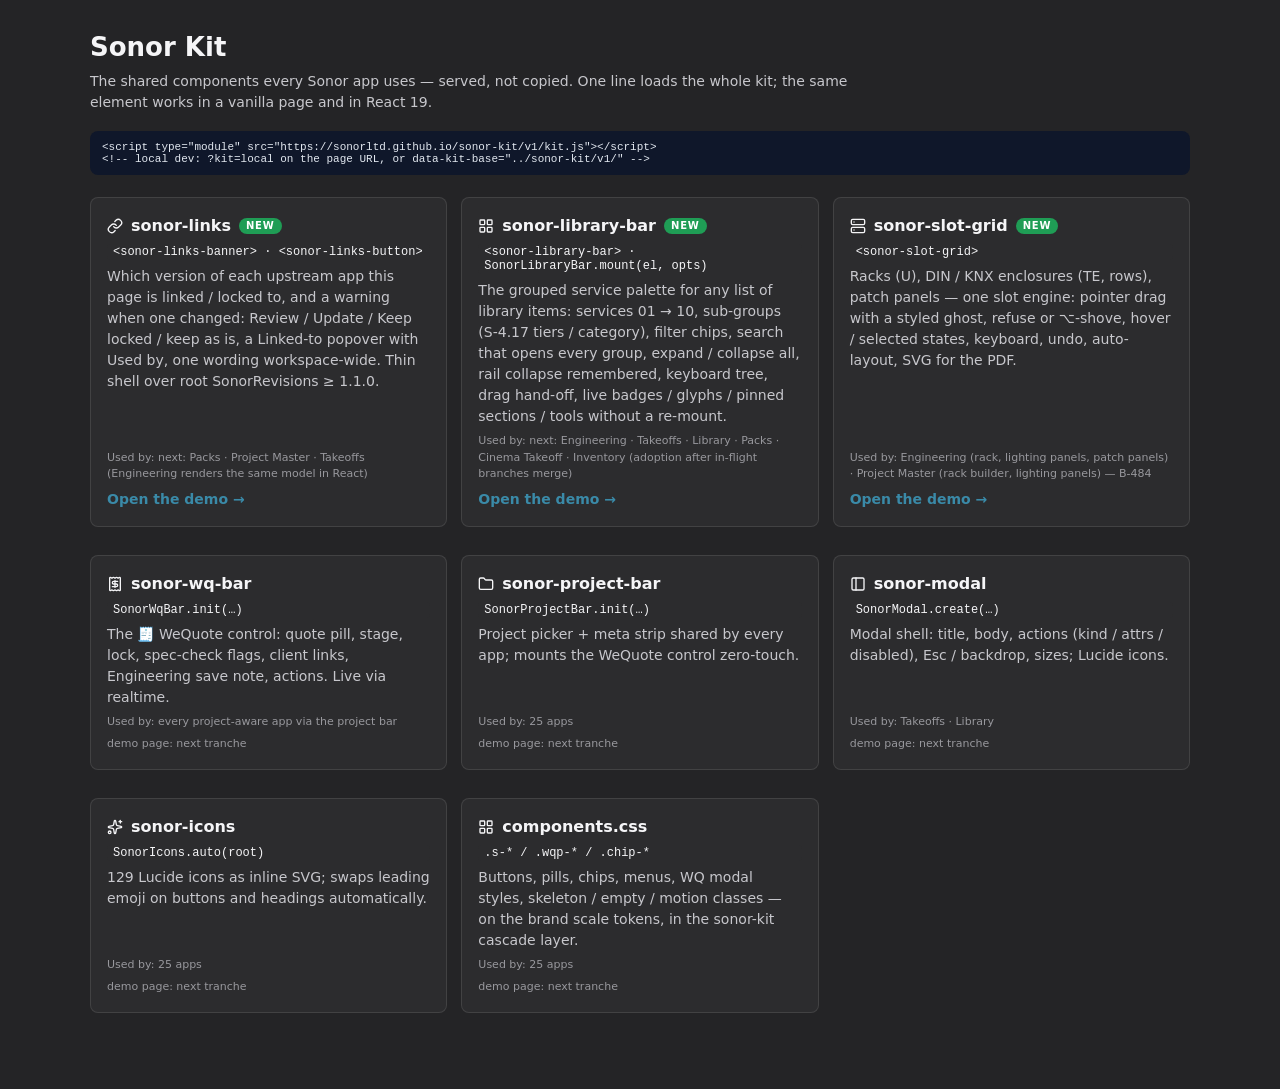
<file: catalogue/index.html>
<!doctype html>
<html lang="en" data-theme="graphite">
<head>
<meta charset="utf-8"><meta name="viewport" content="width=device-width,initial-scale=1">
<title>Sonor Kit — catalogue</title>
<!-- The living catalogue (B-485 §4): every shared component with a live demo, its usage line and which apps use it.
     Served from the sonor-kit repo (GitHub Pages). Pages under catalogue/ load the masters from ../src. -->
<script src="../src/sonor-theme.js"></script>
<link rel="stylesheet" href="../src/brand.css"><link rel="stylesheet" href="../src/sonor-components.css">
<script src="../src/sonor-icons.js"></script>
<style>
  body{margin:0;background:var(--bg-1,#DDE1E7);color:var(--text-primary,#1A1F28);font:14px/1.5 var(--font-ui,'DM Sans',system-ui,sans-serif)}
  .page{max-width:1100px;margin:0 auto;padding:28px 20px 60px}
  h1{font-size:var(--fs-2xl,26px);margin:0 0 4px}.lede{color:var(--text-secondary,#475161);max-width:760px}
  .grid{display:grid;grid-template-columns:repeat(auto-fill,minmax(300px,1fr));gap:14px;margin-top:22px}
  .card{background:var(--card,#fff);border:1px solid var(--border,#CBD5E1);border-radius:var(--r-lg,8px);padding:16px;display:flex;flex-direction:column;gap:6px;transition:transform var(--dur-fast,120ms) var(--ease,ease),box-shadow var(--dur-fast,120ms) var(--ease,ease)}
  .card:hover{transform:translateY(-2px);box-shadow:var(--shadow-md)}
  .card h2{margin:0;font-size:var(--fs-lg,16px);display:flex;align-items:center;gap:8px}.card code{font:12px var(--font-mono,monospace);background:var(--surface,#F1F5F9);padding:1px 6px;border-radius:4px}
  .card p{margin:0;color:var(--text-secondary)}.card .apps{font-size:var(--fs-xs,11px);color:var(--text-muted);margin-top:auto}
  .card a{color:var(--accent,#2d718b);font-weight:700;text-decoration:none}
  .new{font-size:10px;letter-spacing:.08em;text-transform:uppercase;background:#1F9D55;color:#fff;border-radius:8px;padding:0 7px;line-height:16px}
  .use{font:11px var(--font-mono,monospace);background:#0F172A;color:#E2E8F0;padding:10px 12px;border-radius:8px;margin-top:18px;white-space:pre-wrap}
</style>
</head>
<body><div class="page">
<h1>Sonor Kit</h1>
<div class="lede">The shared components every Sonor app uses — served, not copied. One line loads the whole kit; the same element works in a vanilla page and in React 19.</div>
<div class="use">&lt;script type="module" src="https://sonorltd.github.io/sonor-kit/v1/kit.js"&gt;&lt;/script&gt;
&lt;!-- local dev: ?kit=local on the page URL, or data-kit-base="../sonor-kit/v1/" --&gt;</div>
<div class="grid" id="cards"></div>
<script>
const CARDS = [
  { name: 'sonor-links', tag: '<sonor-links-banner> · <sonor-links-button>', icon: 'link', isNew: true, demo: 'links.html', blurb: 'Which version of each upstream app this page is linked / locked to, and a warning when one changed: Review / Update / Keep locked / keep as is, a Linked-to popover with Used by, one wording workspace-wide. Thin shell over root SonorRevisions ≥ 1.1.0.', apps: 'next: Packs · Project Master · Takeoffs (Engineering renders the same model in React)' },
  { name: 'sonor-library-bar', tag: '<sonor-library-bar> · SonorLibraryBar.mount(el, opts)', icon: 'layout-grid', isNew: true, demo: 'library-bar.html', blurb: 'The grouped service palette for any list of library items: services 01 → 10, sub-groups (S-4.17 tiers / category), filter chips, search that opens every group, expand / collapse all, rail collapse remembered, keyboard tree, drag hand-off, live badges / glyphs / pinned sections / tools without a re-mount.', apps: 'next: Engineering · Takeoffs · Library · Packs · Cinema Takeoff · Inventory (adoption after in-flight branches merge)' },
  { name: 'sonor-slot-grid', tag: '<sonor-slot-grid>', icon: 'server', isNew: true, demo: 'slot-grid.html', blurb: 'Racks (U), DIN / KNX enclosures (TE, rows), patch panels — one slot engine: pointer drag with a styled ghost, refuse or ⌥-shove, hover / selected states, keyboard, undo, auto-layout, SVG for the PDF.', apps: 'Engineering (rack, lighting panels, patch panels) · Project Master (rack builder, lighting panels) — B-484' },
  { name: 'sonor-wq-bar', tag: 'SonorWqBar.init(…)', icon: 'receipt', demo: null, blurb: 'The 🧾 WeQuote control: quote pill, stage, lock, spec-check flags, client links, Engineering save note, actions. Live via realtime.', apps: 'every project-aware app via the project bar' },
  { name: 'sonor-project-bar', tag: 'SonorProjectBar.init(…)', icon: 'folder', demo: null, blurb: 'Project picker + meta strip shared by every app; mounts the WeQuote control zero-touch.', apps: '25 apps' },
  { name: 'sonor-modal', tag: 'SonorModal.create(…)', icon: 'panel-left', demo: null, blurb: 'Modal shell: title, body, actions (kind / attrs / disabled), Esc / backdrop, sizes; Lucide icons.', apps: 'Takeoffs · Library' },
  { name: 'sonor-icons', tag: 'SonorIcons.auto(root)', icon: 'sparkles', demo: null, blurb: '129 Lucide icons as inline SVG; swaps leading emoji on buttons and headings automatically.', apps: '25 apps' },
  { name: 'components.css', tag: '.s-* / .wqp-* / .chip-*', icon: 'layout-grid', demo: null, blurb: 'Buttons, pills, chips, menus, WQ modal styles, skeleton / empty / motion classes — on the brand scale tokens, in the sonor-kit cascade layer.', apps: '25 apps' }
];
document.getElementById('cards').innerHTML = CARDS.map((c) => `<div class="card"><h2>${SonorIcons.has(c.icon) ? SonorIcons.svg(c.icon, { size: 18 }) : ''} ${c.name}${c.isNew ? ' <span class="new">new</span>' : ''}</h2><code>${c.tag.replace(/</g, '&lt;')}</code><p>${c.blurb}</p><div class="apps">Used by: ${c.apps}</div>${c.demo ? `<a href="${c.demo}">Open the demo →</a>` : '<span style="font-size:11px;color:var(--text-muted)">demo page: next tranche</span>'}</div>`).join('');
</script>
</div></body></html>
</file>
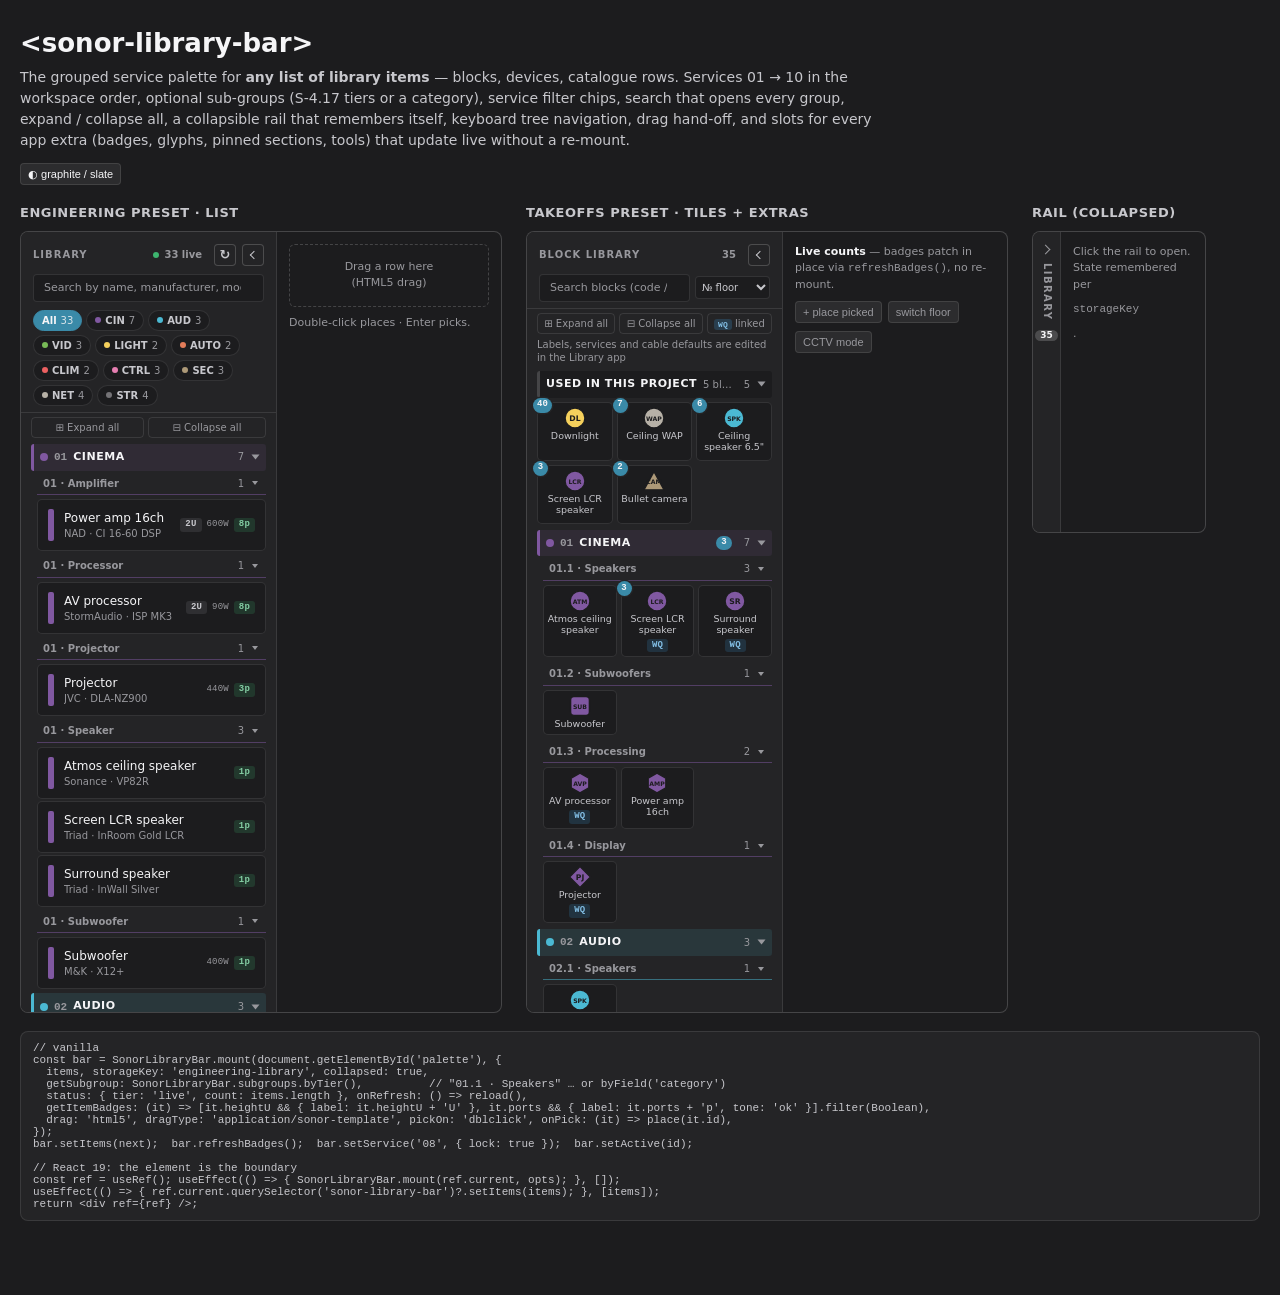
<file: catalogue/library-bar.html>
<!doctype html>
<html lang="en" data-theme="graphite">
<head>
<meta charset="utf-8"><meta name="viewport" content="width=device-width,initial-scale=1">
<title>sonor-library-bar — Sonor Kit catalogue</title>
<!-- Catalogue page for <sonor-library-bar> (kit v0.8.0): the grouped service palette. Left = the Engineering preset (list
     rows, spec badges, live status + reload, collapsed-to-rail by default in the app). Right = the Takeoffs preset (3-up
     tiles with shape glyphs, S-4.17 NN.sub tiers, floor/project usage-count badges patched live, Recent, Used in this
     project, WeQuote-linked filter, mode lock). Masters load from ../src; ?theme=slate shows the light fallback. -->
<script src="../src/sonor-theme.js"></script>
<link rel="stylesheet" href="../src/brand.css">
<link rel="stylesheet" href="../src/sonor-components.css">
<link rel="stylesheet" href="../src/sonor-library-bar.css">
<script src="../src/sonor-library-bar.js"></script>
<script src="library-bar-sample.js"></script>
<style>
  body{margin:0;background:var(--bg-0);color:var(--text-primary);font:14px/1.5 var(--font-ui,'DM Sans',system-ui,sans-serif)}
  .page{max-width:1240px;margin:0 auto;padding:24px 16px 60px}
  h1{font-size:var(--fs-2xl,26px);margin:0 0 4px}h2{font-size:var(--fs-md,13px);margin:0 0 8px;color:var(--text-secondary);font-weight:700;letter-spacing:.04em;text-transform:uppercase}
  .lede{color:var(--text-secondary);max-width:860px}
  .demos{display:flex;gap:24px;flex-wrap:wrap;margin-top:18px;align-items:flex-start}
  .demo{display:flex;flex-direction:column}
  .frame{display:flex;height:780px;border:1px solid var(--border-strong);border-radius:var(--r-lg,8px);overflow:hidden;background:var(--bg-0)}
  .stage{width:200px;padding:12px;font-size:var(--fs-xs,11px);color:var(--text-muted);display:flex;flex-direction:column;gap:8px}
  .stage b{color:var(--text-primary)}
  .log{font:11px/1.45 var(--font-mono,monospace);white-space:pre-wrap;overflow:auto;flex:1;color:var(--text-secondary)}
  .drop{border:1px dashed var(--border-strong);border-radius:var(--r-md,6px);padding:14px 8px;text-align:center}
  .drop.over{border-color:var(--accent);color:var(--text-primary)}
  .row{display:flex;gap:6px;flex-wrap:wrap}
  .use{font:11px var(--font-mono,monospace);background:var(--bg-1);color:var(--text-secondary);border:1px solid var(--border);padding:10px 12px;border-radius:8px;margin-top:18px;white-space:pre-wrap}
  .wq{display:inline-block;padding:0 4px;border-radius:3px;font:700 8px/1.4 var(--font-mono,monospace);background:color-mix(in srgb,var(--status-info) 22%,transparent);color:color-mix(in srgb,var(--status-info) 62%,var(--text-primary))}
</style>
</head>
<body><div class="page">
<h1>&lt;sonor-library-bar&gt;</h1>
<div class="lede">The grouped service palette for <b>any list of library items</b> — blocks, devices, catalogue rows. Services 01 → 10 in the workspace order, optional sub-groups (S-4.17 tiers or a category), service filter chips, search that opens every group, expand / collapse all, a collapsible rail that remembers itself, keyboard tree navigation, drag hand-off, and slots for every app extra (badges, glyphs, pinned sections, tools) that update live without a re-mount.</div>
<div class="row" style="margin-top:12px"><button type="button" class="s-btn-mini" id="themeBtn">◐ graphite / slate</button></div>

<div class="demos">
  <div class="demo"><h2>Engineering preset · list</h2>
    <div class="frame"><sonor-library-bar id="eng"></sonor-library-bar>
      <div class="stage"><div class="drop" id="drop">Drag a row here<br>(HTML5 drag)</div><div>Double-click places · Enter picks.</div><div class="log" id="engLog"></div></div></div>
  </div>
  <div class="demo"><h2>Takeoffs preset · tiles + extras</h2>
    <div class="frame"><sonor-library-bar id="tko"></sonor-library-bar>
      <div class="stage">
        <div><b>Live counts</b> — badges patch in place via <code>refreshBadges()</code>, no re-mount.</div>
        <div class="row"><button type="button" class="s-btn-mini" id="place">+ place picked</button><button type="button" class="s-btn-mini" id="floor">switch floor</button></div>
        <div class="row"><button type="button" class="s-btn-mini" id="mode">CCTV mode</button></div>
        <div class="log" id="tkoLog"></div></div></div>
  </div>
  <div class="demo"><h2>Rail (collapsed)</h2>
    <div class="frame" style="height:300px"><sonor-library-bar id="rail"></sonor-library-bar><div class="stage" style="width:120px">Click the rail to open. State remembered per <code>storageKey</code>.</div></div>
  </div>
</div>

<div class="use">// vanilla
const bar = SonorLibraryBar.mount(document.getElementById('palette'), {
  items, storageKey: 'engineering-library', collapsed: true,
  getSubgroup: SonorLibraryBar.subgroups.byTier(),          // "01.1 · Speakers" … or byField('category')
  status: { tier: 'live', count: items.length }, onRefresh: () => reload(),
  getItemBadges: (it) => [it.heightU &amp;&amp; { label: it.heightU + 'U' }, it.ports &amp;&amp; { label: it.ports + 'p', tone: 'ok' }].filter(Boolean),
  drag: 'html5', dragType: 'application/sonor-template', pickOn: 'dblclick', onPick: (it) => place(it.id),
});
bar.setItems(next);  bar.refreshBadges();  bar.setService('08', { lock: true });  bar.setActive(id);

// React 19: the element is the boundary
const ref = useRef(); useEffect(() => { SonorLibraryBar.mount(ref.current, opts); }, []);
useEffect(() => { ref.current.querySelector('sonor-library-bar')?.setItems(items); }, [items]);
return &lt;div ref={ref} /&gt;;</div>
</div>

<script>
(function () {
  const S = window.LIBBAR_SAMPLE;
  const qs = new URLSearchParams(location.search);
  if (qs.get('theme') && window.SonorTheme) SonorTheme.set(qs.get('theme'));
  document.getElementById('themeBtn').onclick = () => window.SonorTheme && SonorTheme.toggle();
  if (qs.get('fresh')) { try { Object.keys(localStorage).filter(k => k.startsWith('demo-')).forEach(k => localStorage.removeItem(k)); } catch (_) {} }

  // ── Engineering preset ──
  const engLog = document.getElementById('engLog'); const log = (el, s) => { el.textContent = s + '\n' + el.textContent; };
  const eng = SonorLibraryBar.mount(document.getElementById('eng'), {
    items: S.filter(i => i.category !== 'luminaire' && i.category !== 'led'),     // Engineering: no light fittings
    storageKey: 'demo-eng', collapsed: false,
    getSubgroup: SonorLibraryBar.subgroups.byField('category', { prefix: true }),
    status: { tier: 'live', count: S.length - 2, title: 'Live from device_catalogue + misc_catalogue.' },
    onRefresh: () => new Promise(r => setTimeout(r, 600)),
    getItemBadges: (it) => [it.heightU && { label: it.heightU + 'U' }, it.powerW && { label: it.powerW + 'W', tone: 'faint' }, it.ports && { label: it.ports + 'p', tone: 'ok' }].filter(Boolean),
    drag: 'html5', dragType: 'application/sonor-template', pickOn: 'dblclick',
    onPick: (it, ev, via) => log(engLog, 'place ' + it.label + ' (' + via + ')'),
  });
  const drop = document.getElementById('drop');
  drop.addEventListener('dragover', (e) => { e.preventDefault(); drop.classList.add('over'); });
  drop.addEventListener('dragleave', () => drop.classList.remove('over'));
  drop.addEventListener('drop', (e) => { e.preventDefault(); drop.classList.remove('over'); log(engLog, 'drop ' + e.dataTransfer.getData('application/sonor-template')); });

  // ── Takeoffs preset ──
  const tkoLog = document.getElementById('tkoLog');
  const floors = { GF: { 'cin-spk-lcr': 3, 'net-wap': 4, 'lit-dl': 18, 'sec-cam': 2 }, '1F': { 'net-wap': 3, 'lit-dl': 22, 'aud-ceil': 6 } };
  let floor = 'GF', scope = 'floor', wqOnly = false, picked = null;
  const countsFor = (sc) => { const m = {}; Object.entries(floors).forEach(([f, map]) => { if (sc === 'floor' && f !== floor) return; Object.entries(map).forEach(([k, n]) => { m[k] = (m[k] || 0) + n; }); }); return m; };
  const glyph = (it, ctx) => {
    const c = ctx.colour, g = (it.short_code || '●').slice(0, 3), sh = it.shape || 'circle';
    const shape = sh === 'square' ? '<rect x="1.5" y="1.5" width="17" height="17" rx="3"/>' : sh === 'hex' ? '<polygon points="10,1 18,5.5 18,14.5 10,19 2,14.5 2,5.5"/>' : sh === 'diamond' ? '<polygon points="10,0.5 19.5,10 10,19.5 0.5,10"/>' : sh === 'triangle' ? '<polygon points="10,1.5 19,18 1,18"/>' : sh === 'pill' ? '<rect x="0.5" y="4.5" width="19" height="11" rx="5.5"/>' : '<circle cx="10" cy="10" r="9"/>';
    return `<svg viewBox="0 0 20 20" width="22" height="22"><g style="fill:${c};stroke:var(--bg-0);stroke-width:1.2">${shape}</g><text x="10" y="10.6" text-anchor="middle" dominant-baseline="central" font-size="${g.length > 2 ? 5.6 : 7}" font-weight="700" style="fill:var(--bg-0)">${ctx.esc(g)}</text></svg>`;
  };
  const scopeSel = document.createElement('select'); scopeSel.title = 'Usage badges — this floor or the whole project';
  scopeSel.innerHTML = '<option value="floor">№ floor</option><option value="project">№ project</option>';
  scopeSel.onchange = () => { scope = scopeSel.value; tko.refreshBadges(); };
  const tko = SonorLibraryBar.mount(document.getElementById('tko'), {
    items: S, storageKey: 'demo-tko', layout: 'grid', gridColumns: 3, title: 'Block library', chips: false,
    placeholder: 'Search blocks (code / label / service)', persistSearch: true, showEmptyServices: true, emptyGroupText: 'No blocks',
    getSubgroup: SonorLibraryBar.subgroups.byTier(),
    getSearchText: (it) => [it.label, it.short_code, it.id, it.manufacturer, it.model, it.sub_name].join(' '),
    filter: (it) => !wqOnly || it.wq_linked,
    renderIcon: glyph,
    getItemAttrs: (it) => it.category === 'led' ? { 'data-sizeable': 'true', title: it.label + ' — resizable on canvas' } : null,
    getItemBadges: (it) => { const n = countsFor(scope)[it.id] || 0; return [n && { count: n, tone: 'accent', corner: true, title: n + ' placed ' + (scope === 'project' ? 'across the project' : 'on this floor') }, it.wq_linked && { label: 'WQ', tone: 'info', title: 'Linked to a WeQuote product' }].filter(Boolean); },
    getGroupBadges: (g) => { const m = countsFor('floor'); const n = g.items.reduce((a, it) => a + (m[it.id] || 0), 0); return n ? [{ count: n, tone: 'accent', title: n + ' placed on this floor' }] : []; },
    headerExtra: scopeSel,
    recent: { max: 8, layout: 'grid' },
    sections: [{ id: 'used', label: 'Used in this project', layout: 'grid', defaultOpen: true,
      getItems: () => { const m = countsFor('project'); return S.filter(it => m[it.id]).sort((a, b) => m[b.id] - m[a.id]); },
      summary: (items) => { const m = countsFor('project'); return items.length + ' blocks · ' + items.reduce((a, it) => a + m[it.id], 0) + ' placed'; },
      getItemBadges: (it) => { const n = countsFor('project')[it.id]; return [{ count: n, tone: 'accent', corner: true, title: n + ' placed across the project' }]; } }],
    tools: [{ id: 'wq', label: '<span class="wq">WQ</span> linked', title: 'Show only blocks linked to a WeQuote product', pressed: false,
      onClick: (bar, t) => { wqOnly = t.pressed = !t.pressed; bar.update({}); } }],
    toolsNote: 'Labels, services and cable defaults are edited in the Library app',
    onPick: (it, ev, via) => { picked = it; log(tkoLog, 'place mode: ' + it.label + ' (' + via + ')'); },
  });
  document.getElementById('place').onclick = () => { if (!picked) return log(tkoLog, 'pick a block first'); floors[floor][picked.id] = (floors[floor][picked.id] || 0) + 1; tko.refreshBadges(); log(tkoLog, 'placed ' + picked.label + ' on ' + floor); };
  document.getElementById('floor').onclick = () => { floor = floor === 'GF' ? '1F' : 'GF'; tko.refreshBadges(); log(tkoLog, 'floor → ' + floor); };
  let mode = false; document.getElementById('mode').onclick = () => { mode = !mode; tko.setService(mode ? '08' : null, { lock: true }); log(tkoLog, mode ? 'CCTV mode: service 08 only' : 'mode off'); };

  // ── rail ──
  SonorLibraryBar.mount(document.getElementById('rail'), { items: S, storageKey: 'demo-rail', collapsed: true });
  window.__libbar = { eng, tko };
})();
</script>
</body></html>
</file>
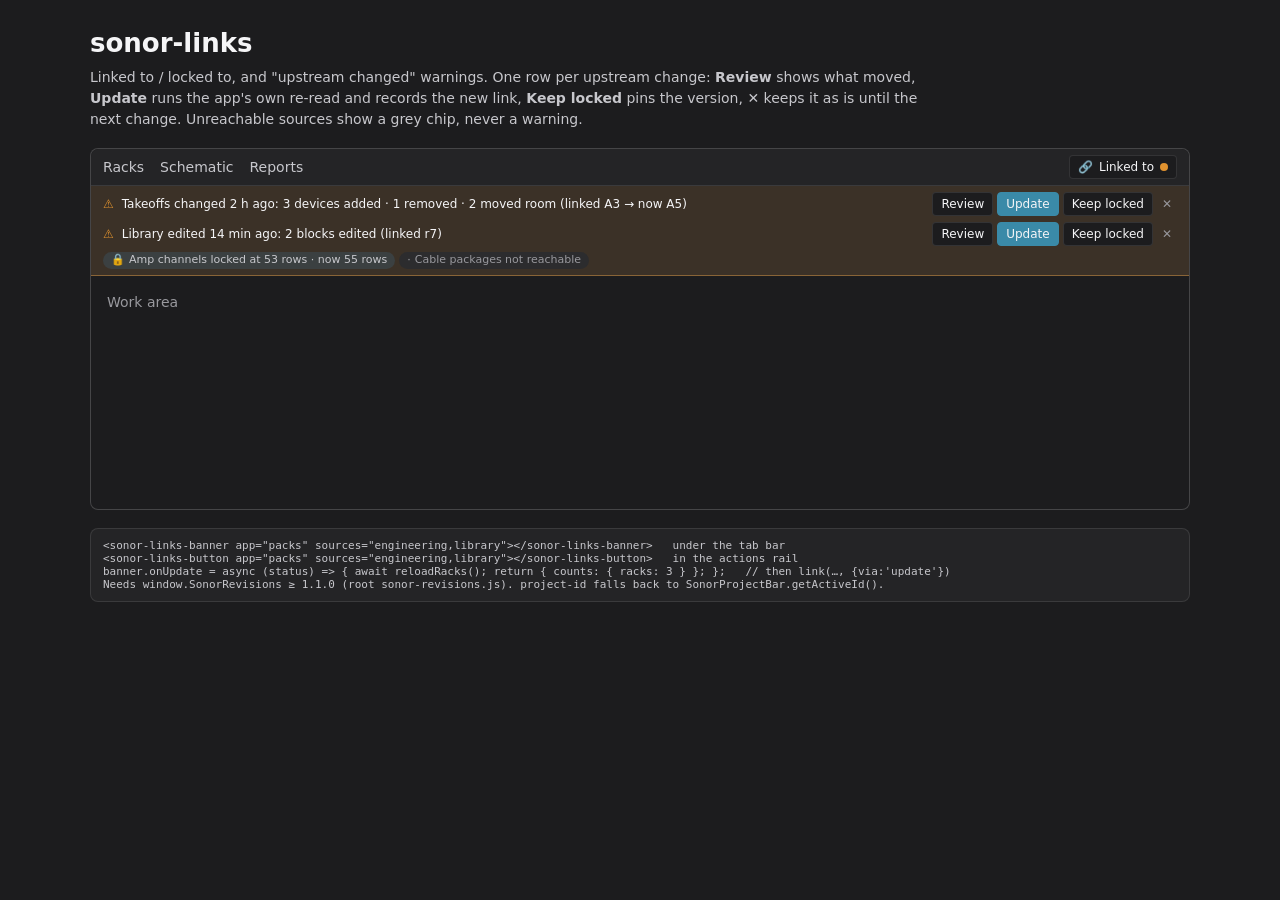
<file: catalogue/links.html>
<!doctype html>
<html lang="en" data-theme="graphite">
<head>
<meta charset="utf-8"><meta name="viewport" content="width=device-width,initial-scale=1">
<title>sonor-links — Sonor Kit catalogue</title>
<!-- Catalogue page for <sonor-links-banner> + <sonor-links-button> (kit v0.9.0): which version of each upstream app this
     page is linked / locked to, and a warning when one changed. Data here is a fake SonorRevisions (links-sample.js);
     apps load root sonor-revisions.js ≥ 1.1.0. ?theme=slate shows the light fallback. -->
<script src="../src/sonor-theme.js"></script>
<link rel="stylesheet" href="../src/brand.css">
<link rel="stylesheet" href="../src/sonor-components.css">
<link rel="stylesheet" href="../src/sonor-links.css">
<script src="links-sample.js"></script>
<script src="../src/sonor-links.js"></script>
<style>
  body{margin:0;background:var(--bg-0);color:var(--text-primary);font:14px/1.5 var(--font-ui,'DM Sans',system-ui,sans-serif)}
  .page{max-width:1100px;margin:0 auto;padding:24px 16px 60px}
  h1{font-size:var(--fs-2xl,26px);margin:0 0 4px}
  .lede{color:var(--text-secondary);max-width:860px}
  .app{margin-top:18px;border:1px solid var(--border-strong);border-radius:var(--r-lg,8px);background:var(--bg-0);min-height:360px}
  .tabs{display:flex;align-items:center;gap:16px;padding:6px 12px;background:var(--bg-1);border-bottom:1px solid var(--border);border-radius:var(--r-lg,8px) var(--r-lg,8px) 0 0}
  .tabs span{color:var(--text-secondary)} .tabs .rail{margin-left:auto}
  .work{padding:16px;color:var(--text-muted)}
  .log{font:11px/1.45 var(--font-mono,monospace);white-space:pre-wrap;color:var(--text-secondary);margin-top:12px}
  .use{font:11px var(--font-mono,monospace);background:var(--bg-1);color:var(--text-secondary);border:1px solid var(--border);padding:10px 12px;border-radius:8px;margin-top:18px;white-space:pre-wrap}
</style>
</head>
<body><div class="page">
<h1>sonor-links</h1>
<div class="lede">Linked to / locked to, and "upstream changed" warnings. One row per upstream change: <b>Review</b> shows what moved, <b>Update</b> runs the app's own re-read and records the new link, <b>Keep locked</b> pins the version, ✕ keeps it as is until the next change. Unreachable sources show a grey chip, never a warning.</div>
<div class="app">
  <div class="tabs"><span>Racks</span><span>Schematic</span><span>Reports</span><span class="rail"><sonor-links-button id="btn" app="engineering" project-id="demo" sources="takeoffs,netmap,library,amps,cablepkgs"></sonor-links-button></span></div>
  <sonor-links-banner id="ban" app="engineering" project-id="demo" sources="takeoffs,netmap,library,amps,cablepkgs"></sonor-links-banner>
  <div class="work">Work area<div class="log" id="log"></div></div>
</div>
<div class="use">&lt;sonor-links-banner app="packs" sources="engineering,library"&gt;&lt;/sonor-links-banner&gt;   under the tab bar
&lt;sonor-links-button app="packs" sources="engineering,library"&gt;&lt;/sonor-links-button&gt;   in the actions rail
banner.onUpdate = async (status) =&gt; { await reloadRacks(); return { counts: { racks: 3 } }; };   // then link(…, {via:'update'})
Needs window.SonorRevisions ≥ 1.1.0 (root sonor-revisions.js). project-id falls back to SonorProjectBar.getActiveId().</div>
</div>
<script>
  const log = (m) => { document.getElementById('log').textContent += m + '\n'; };
  const ban = document.getElementById('ban');
  ban.onUpdate = async (s) => { log('Update ' + s.source + ' — app re-reads upstream, then the link is recorded'); return {}; };
  document.addEventListener('sonor:links-status', (e) => log('status: ' + e.detail.statuses.filter((s) => s.attention).length + ' need attention'));
</script>
</body>
</html>
</file>
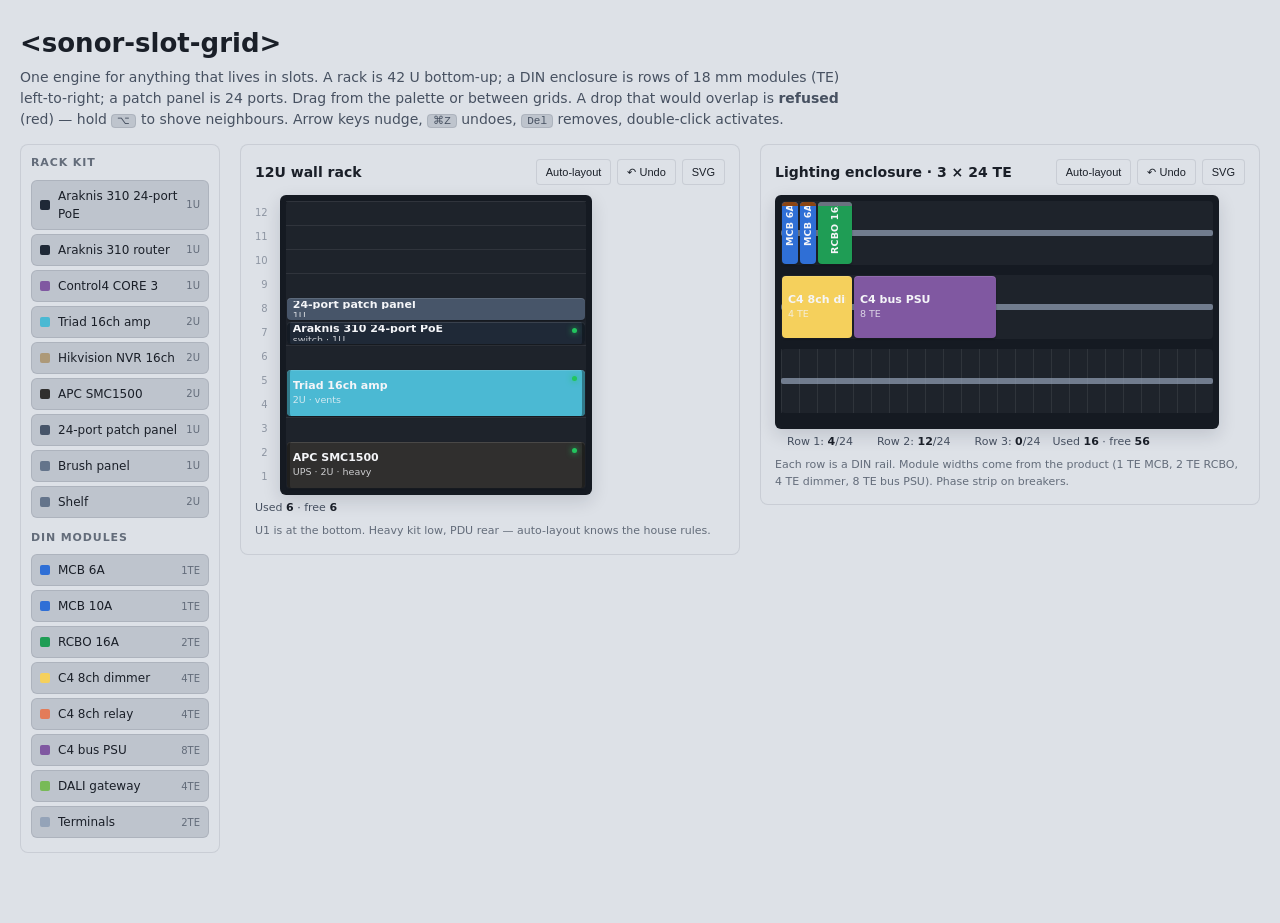
<file: catalogue/slot-grid.html>
<!doctype html>
<html lang="en" data-theme="slate">
<head>
<meta charset="utf-8"><meta name="viewport" content="width=device-width,initial-scale=1">
<title>sonor-slot-grid — Sonor Kit catalogue</title>
<!-- Catalogue page for <sonor-slot-grid> (B-484): a 12U rack and a 3-row DIN enclosure driven by the SAME element,
     a palette that drags into either, live stats, undo, auto-layout, SVG export. Loads the kit from ../src (local)
     or, when served, from the kit channel — see ../v1/kit.js. -->
<link rel="stylesheet" href="../src/brand.css">
<link rel="stylesheet" href="../src/sonor-components.css">
<script src="../src/sonor-icons.js"></script>
<script src="../src/sonor-slot-grid.js"></script>
<style>
  body{margin:0;background:var(--bg-1,#DDE1E7);color:var(--text-primary,#1A1F28);font:14px/1.5 var(--font-ui,'DM Sans',system-ui,sans-serif)}
  .page{max-width:1240px;margin:0 auto;padding:24px 20px 60px}
  h1{font-size:var(--fs-2xl,26px);margin:0 0 4px}h2{font-size:var(--fs-lg,16px);margin:22px 0 8px}
  .lede{color:var(--text-secondary,#475161);max-width:820px}
  .demo{display:grid;grid-template-columns:200px 1fr 1fr;gap:20px;align-items:start;margin-top:14px}
  .palette{background:var(--card,#fff);border:1px solid var(--border,#CBD5E1);border-radius:var(--r-lg,8px);padding:10px;position:sticky;top:12px}
  .palette h3{margin:0 0 8px;font-size:var(--fs-xs,11px);letter-spacing:.08em;text-transform:uppercase;color:var(--text-muted)}
  .pal{display:flex;align-items:center;gap:8px;padding:6px 8px;border-radius:var(--r-md,6px);border:1px solid var(--border,#CBD5E1);margin:4px 0;cursor:grab;background:var(--surface,#F1F5F9);font-size:12px;transition:transform var(--dur-fast,120ms) var(--ease,ease),box-shadow var(--dur-fast,120ms) var(--ease,ease)}
  .pal:hover{transform:translateY(-1px);box-shadow:var(--shadow-sm)}.pal i{width:10px;height:10px;border-radius:2px;flex:none}
  .pal small{margin-left:auto;color:var(--text-muted)}
  .card{background:var(--card,#fff);border:1px solid var(--border,#CBD5E1);border-radius:var(--r-lg,8px);padding:14px}
  .bar{display:flex;gap:6px;flex-wrap:wrap;align-items:center;margin:0 0 10px}
  .bar .s-btn-mini{padding:3px 9px}
  .hint{font-size:var(--fs-xs,11px);color:var(--text-muted);margin-top:8px}
  kbd{font:11px var(--font-mono,monospace);padding:0 5px;border:1px solid var(--border);border-radius:4px;background:var(--surface)}
  #log{font:11px/1.5 var(--font-mono,monospace);color:var(--text-muted);max-height:120px;overflow:auto;margin-top:10px;white-space:pre-wrap}
  .svgout{margin-top:10px;border:1px dashed var(--border);border-radius:8px;padding:8px;background:#fff;max-width:100%}
  .svgout svg{max-width:100%;height:auto}
</style>
</head>
<body><div class="page">
<h1>&lt;sonor-slot-grid&gt;</h1>
<div class="lede">One engine for anything that lives in slots. A rack is 42 U bottom-up; a DIN enclosure is rows of 18 mm modules (TE) left-to-right; a patch panel is 24 ports. Drag from the palette or between grids. A drop that would overlap is <b>refused</b> (red) — hold <kbd>⌥</kbd> to shove neighbours. Arrow keys nudge, <kbd>⌘Z</kbd> undoes, <kbd>Del</kbd> removes, double-click activates.</div>

<div class="demo">
  <div class="palette">
    <h3>Rack kit</h3>
    <div id="palRack"></div>
    <h3 style="margin-top:12px">DIN modules</h3>
    <div id="palDin"></div>
  </div>
  <div class="card">
    <div class="bar"><b>12U wall rack</b><span style="flex:1"></span><button class="s-btn-mini" data-act="auto" data-for="rack">Auto-layout</button><button class="s-btn-mini" data-act="undo" data-for="rack">↶ Undo</button><button class="s-btn-mini" data-act="svg" data-for="rack">SVG</button></div>
    <sonor-slot-grid id="rack" orientation="vertical" rows="1" size="12" unit="24" width="300" label-origin="1"></sonor-slot-grid>
    <div class="hint">U1 is at the bottom. Heavy kit low, PDU rear — auto-layout knows the house rules.</div>
    <div class="svgout" id="svgRack" hidden></div>
  </div>
  <div class="card">
    <div class="bar"><b>Lighting enclosure · 3 × 24 TE</b><span style="flex:1"></span><button class="s-btn-mini" data-act="auto" data-for="din">Auto-layout</button><button class="s-btn-mini" data-act="undo" data-for="din">↶ Undo</button><button class="s-btn-mini" data-act="svg" data-for="din">SVG</button></div>
    <sonor-slot-grid id="din" orientation="horizontal" rows="3" size="24" unit="18" row-height="64" label-origin="1"></sonor-slot-grid>
    <div class="hint">Each row is a DIN rail. Module widths come from the product (1 TE MCB, 2 TE RCBO, 4 TE dimmer, 8 TE bus PSU). Phase strip on breakers.</div>
    <div class="svgout" id="svgDin" hidden></div>
  </div>
</div>
<div id="log"></div>

<script>
(function () {
  const RACK_KIT = [
    { kind: 'device', label: 'Araknis 310 24-port PoE', sub: 'switch · 1U', size: 1, colour: '#1F2937', weightRank: 3 },
    { kind: 'device', label: 'Araknis 310 router', sub: '1U', size: 1, colour: '#1F2937', weightRank: 2 },
    { kind: 'device', label: 'Control4 CORE 3', sub: '1U', size: 1, colour: '#8058a1', weightRank: 2 },
    { kind: 'device', label: 'Triad 16ch amp', sub: '2U · vents', size: 2, colour: '#4bb9d3', weightRank: 6, vent: true },
    { kind: 'device', label: 'Hikvision NVR 16ch', sub: '2U', size: 2, colour: '#ad9978', weightRank: 5 },
    { kind: 'device', label: 'APC SMC1500', sub: 'UPS · 2U · heavy', size: 2, colour: '#302f2e', weightRank: 9 },
    { kind: 'accessory', label: '24-port patch panel', sub: '1U', size: 1, colour: '#475569', weightRank: 1 },
    { kind: 'accessory', label: 'Brush panel', sub: '1U', size: 1, colour: '#64748B', weightRank: 0 },
    { kind: 'accessory', label: 'Shelf', sub: '2U', size: 2, colour: '#64748B', weightRank: 1 }
  ];
  const PHASE = { L1: '#8B4513', L2: '#111827', L3: '#6B7280' };
  const DIN_KIT = [
    { kind: 'din', label: 'MCB 6A', sub: 'L1', size: 1, colour: '#2F6FD6', phase: 'L1' },
    { kind: 'din', label: 'MCB 10A', sub: 'L2', size: 1, colour: '#2F6FD6', phase: 'L2' },
    { kind: 'din', label: 'RCBO 16A', sub: 'L3', size: 2, colour: '#1F9D55', phase: 'L3' },
    { kind: 'din', label: 'C4 8ch dimmer', sub: '4 TE', size: 4, colour: '#f5d05c' },
    { kind: 'din', label: 'C4 8ch relay', sub: '4 TE', size: 4, colour: '#e37c59' },
    { kind: 'din', label: 'C4 bus PSU', sub: '8 TE', size: 8, colour: '#8058a1' },
    { kind: 'din', label: 'DALI gateway', sub: '4 TE', size: 4, colour: '#78ba57' },
    { kind: 'din', label: 'Terminals', sub: '2 TE', size: 2, colour: '#94A3B8' }
  ];
  let seq = 1; const mk = (t) => ({ ...t, id: (t.kind === 'din' ? 'd' : 'r') + (seq++) });
  const rack = document.getElementById('rack'), din = document.getElementById('din'), log = document.getElementById('log');
  const say = (m) => { log.textContent = new Date().toLocaleTimeString() + ' ' + m + '\n' + log.textContent.slice(0, 2000); };
  // faceplates: DIN breakers get a phase strip; dimmers show channels
  din.renderItem = (i) => `<b>${i.label}</b><small>${i.sub || ''}</small>${i.phase ? `<span style="position:absolute;left:0;right:0;top:0;height:4px;background:${PHASE[i.phase]}"></span>` : ''}`;
  rack.items = [mk(RACK_KIT[5]), mk(RACK_KIT[3]), mk(RACK_KIT[0]), mk(RACK_KIT[6])].map((it, k) => ({ ...it, start: [0, 3, 6, 7][k] }));
  din.items = [mk(DIN_KIT[0]), mk(DIN_KIT[0]), mk(DIN_KIT[2]), mk(DIN_KIT[3]), mk(DIN_KIT[5])].map((it, k) => ({ ...it, row: k < 3 ? 0 : 1, start: [0, 1, 2, 0, 4][k] }));
  // palette → external drag into whichever grid the pointer ends over (each grid decides its own validity)
  function palette(host, kit, targets) {
    host.innerHTML = kit.map((t, k) => `<div class="pal" data-k="${k}"><i style="background:${t.colour}"></i>${t.label}<small>${t.size}${targets[0] === rack ? 'U' : 'TE'}</small></div>`).join('');
    host.addEventListener('pointerdown', (ev) => { const el = ev.target.closest('.pal'); if (!el) return; targets[0].beginExternalDrag(mk(kit[Number(el.dataset.k)]), ev); });
  }
  palette(document.getElementById('palRack'), RACK_KIT, [rack]); palette(document.getElementById('palDin'), DIN_KIT, [din]);
  [rack, din].forEach((g) => {
    g.addEventListener('sonor:change', (e) => say(g.id + ' · ' + e.detail.reason + ' · used ' + e.detail.stats.used + ' / free ' + e.detail.stats.free));
    g.addEventListener('sonor:refused', (e) => say(g.id + ' · refused "' + e.detail.item.label + '" at ' + (e.detail.start + 1) + ' (' + e.detail.why + ') — hold ⌥ to shove'));
    g.addEventListener('sonor:activate', (e) => say(g.id + ' · open "' + e.detail.item.label + '"'));
  });
  document.querySelectorAll('[data-act]').forEach((b) => b.addEventListener('click', () => { const g = document.getElementById(b.dataset.for); if (b.dataset.act === 'auto') g.autoLayout(); if (b.dataset.act === 'undo') g.undo(); if (b.dataset.act === 'svg') { const out = document.getElementById(b.dataset.for === 'rack' ? 'svgRack' : 'svgDin'); out.hidden = !out.hidden; out.innerHTML = g.toSvg({ width: 260 }); } }));
  window.__demo = { rack, din, mk, RACK_KIT, DIN_KIT };
  if (window.SonorIcons) SonorIcons.auto(document.body, { selector: 'button', size: 12 });
})();
</script>
</div></body></html>
</file>
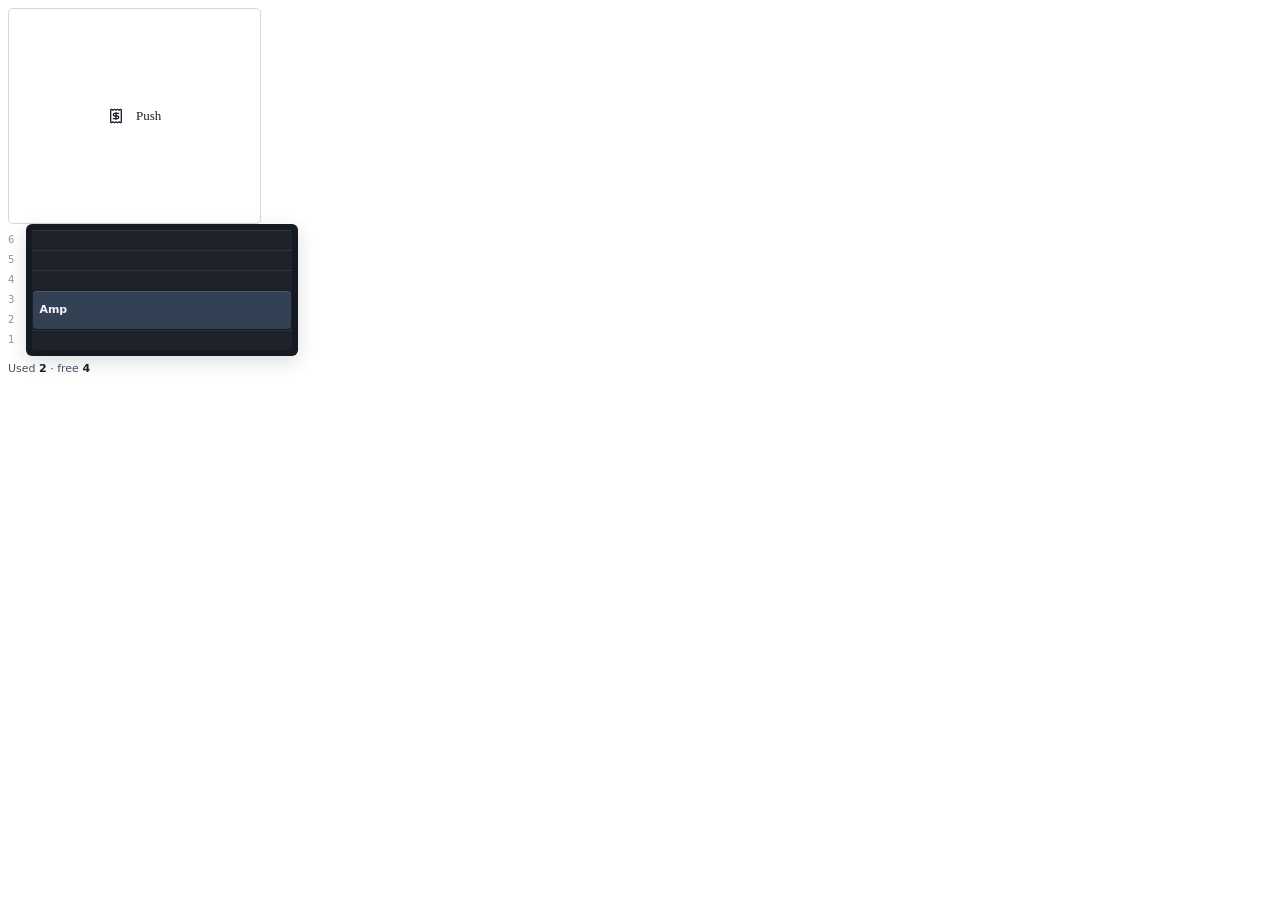
<file: tests/fixtures/consumer.html>
<!doctype html><html data-theme="slate"><head><meta charset="utf-8"><title>consumer</title>
<script type="module" src="../../v1/kit.js"></script>
<style>.btn{padding:99px}</style></head>
<body><button class="btn" id="b">🧾 Push</button><sonor-slot-grid id="g" size="6" unit="20"></sonor-slot-grid>
<script>document.addEventListener('sonor:kit-ready', (e) => { window.__ready = e.detail; SonorIcons.auto(document.body); document.getElementById('g').items = [{ id: 'a', start: 1, size: 2, label: 'Amp' }]; });</script></body></html>
</file>
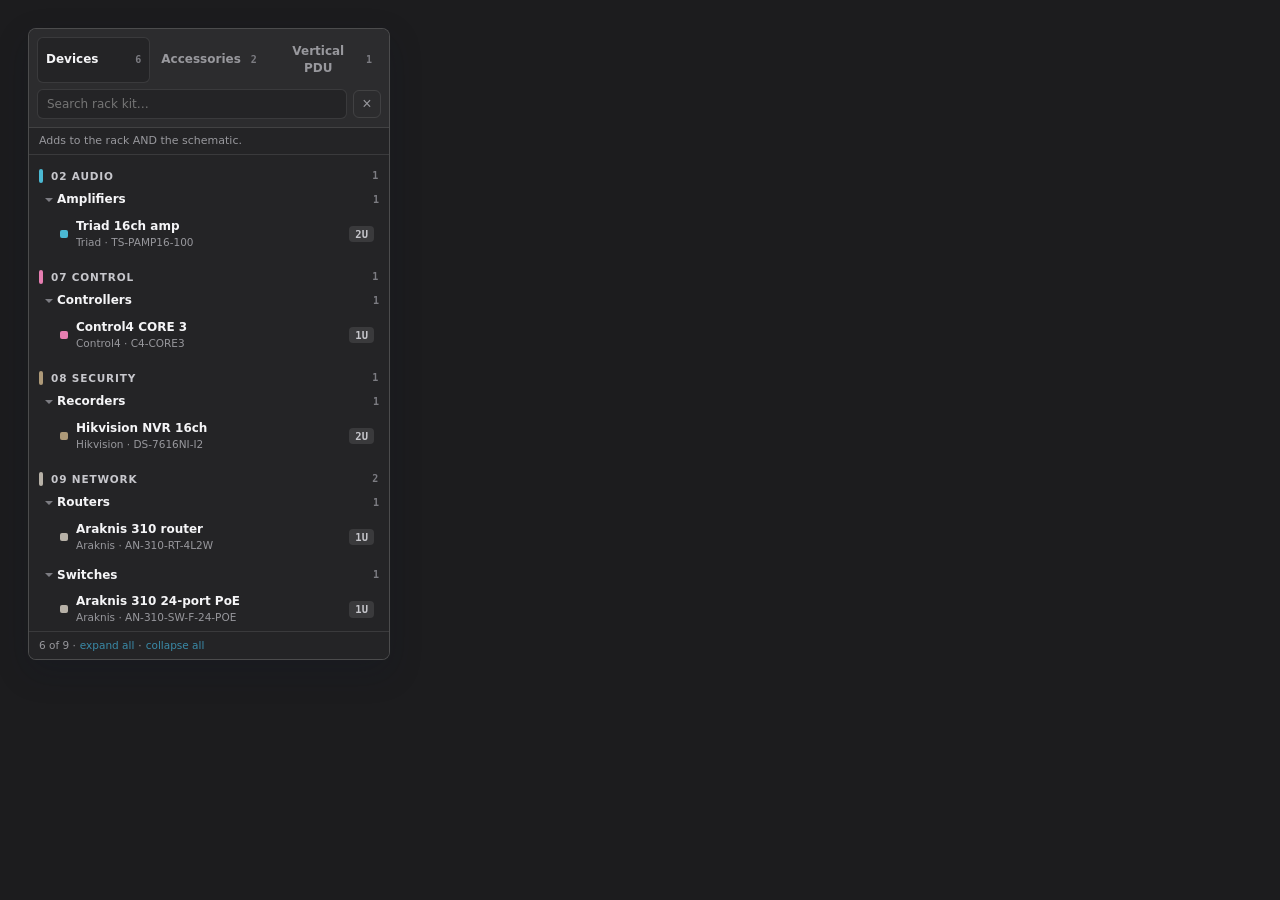
<file: tests/fixtures/picker.html>
<!doctype html><html data-theme="graphite"><head><meta charset="utf-8"><link rel="stylesheet" href="../../src/brand.css"><link rel="stylesheet" href="../../src/sonor-components.css"><script src="../../src/sonor-catalogue-picker.js"></script></head>
<body style="padding:20px;background:var(--bg-0)"><sonor-catalogue-picker id="p" placeholder="Search rack kit…"></sonor-catalogue-picker>
<script>
const p=document.getElementById('p');window.__picks=[];window.__drags=0;
p.tabs=[{id:'device',label:'Devices',hint:'Adds to the rack AND the schematic.'},{id:'accessory',label:'Accessories',hint:'Rack only.'},{id:'vertical',label:'Vertical PDU'}];
p.items=[
 {id:1,label:'Araknis 310 24-port PoE',manufacturer:'Araknis',model:'AN-310-SW-F-24-POE',service:'09',serviceName:'Network',category:'Switches',kind:'device',heightU:1},
 {id:2,label:'Araknis 310 router',manufacturer:'Araknis',model:'AN-310-RT-4L2W',service:'09',serviceName:'Network',category:'Routers',kind:'device',heightU:1},
 {id:3,label:'Control4 CORE 3',manufacturer:'Control4',model:'C4-CORE3',service:'07',serviceName:'Control',category:'Controllers',kind:'device',heightU:1},
 {id:4,label:'Triad 16ch amp',manufacturer:'Triad',model:'TS-PAMP16-100',service:'02',serviceName:'Audio',category:'Amplifiers',kind:'device',heightU:2},
 {id:5,label:'Hikvision NVR 16ch',manufacturer:'Hikvision',model:'DS-7616NI-I2',service:'08',serviceName:'Security',category:'Recorders',kind:'device',heightU:2},
 {id:6,label:'APC SMC1500',manufacturer:'APC',model:'SMC1500I-2UC',service:'10',serviceName:'Infrastructure',category:'UPS',kind:'device',heightU:2},
 {id:7,label:'24-port patch panel',service:'09',serviceName:'Network',category:'Patch panels',kind:'accessory',heightU:1},
 {id:8,label:'Brush panel',service:'10',serviceName:'Infrastructure',category:'Panels',kind:'accessory',heightU:1},
 {id:9,label:'Vertical PDU 8-way',manufacturer:'Middle Atlantic',service:'10',serviceName:'Infrastructure',category:'PDU',kind:'vertical',heightU:0},
];
p.addEventListener('sonor:pick',e=>window.__picks.push(e.detail.item.label));p.addEventListener('sonor:pick-drag',()=>window.__drags++);
</script></body></html>
</file>
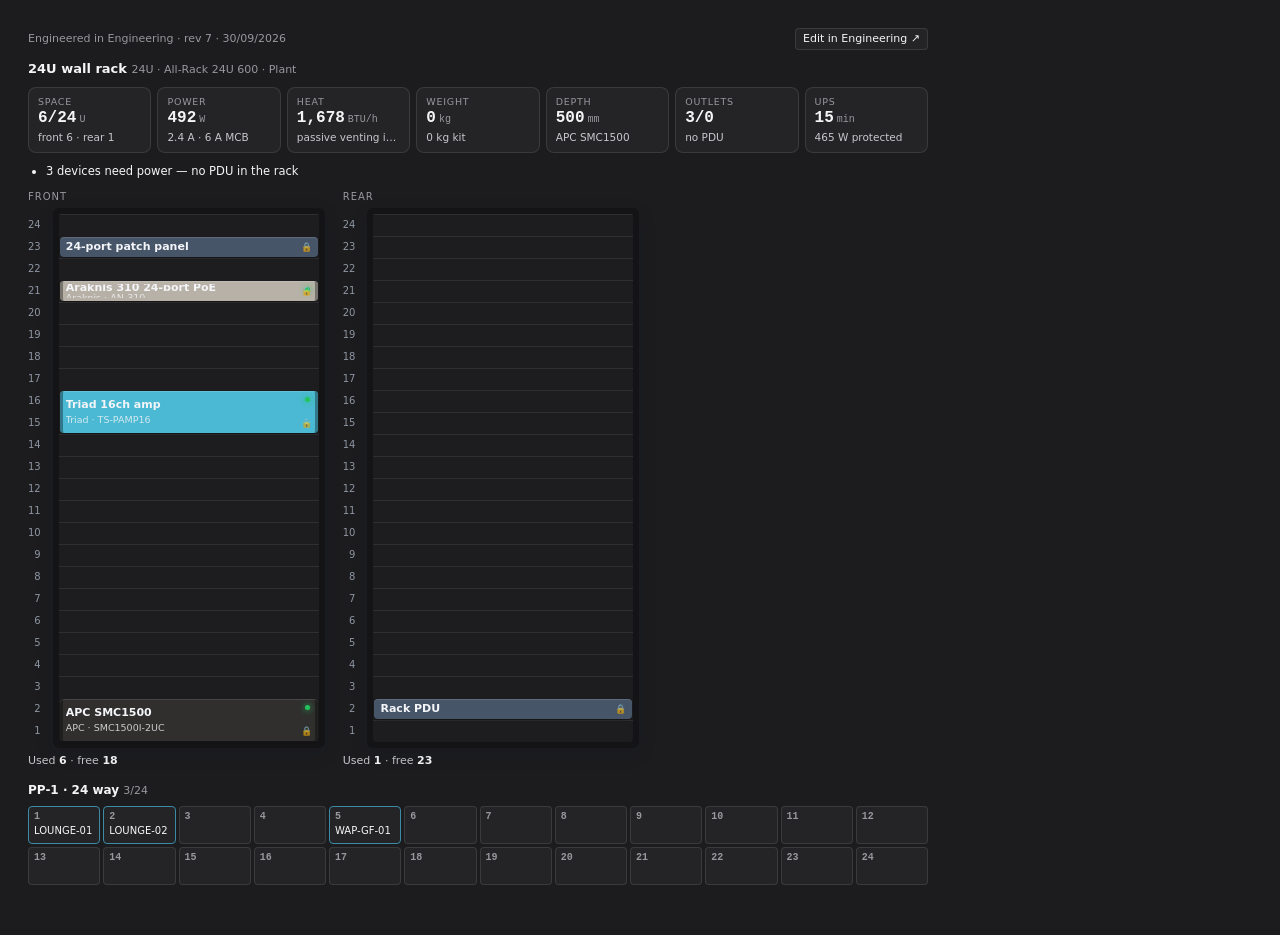
<file: tests/fixtures/rack-view.html>
<!doctype html><html data-theme="graphite"><head><meta charset="utf-8"><link rel="stylesheet" href="../../src/brand.css"><link rel="stylesheet" href="../../src/sonor-components.css">
<script>
// stub Supabase client returning one engineered project (RACKS-SSOT shape)
const STATE = { version: 1, racks: [{ id: 'r1', name: '24U wall rack', location: 'Plant', heightU: 24, cabinetName: 'All-Rack 24U 600', items: [
  { deviceId: 'sw1', slotU: 20, heightU: 1, side: 'front', mount: 'full' }, { deviceId: 'amp1', slotU: 14, heightU: 2, side: 'front', mount: 'full' },
  { deviceId: 'ups1', slotU: 0, heightU: 2, side: 'front', mount: 'full' }, { accessoryId: 'pp1', label: '24-port patch panel', slotU: 22, heightU: 1, side: 'front' },
  { accessoryId: 'pdu1', label: 'Rack PDU', slotU: 1, heightU: 1, side: 'rear' } ] }],
  nodes: [
   { id: 'sw1', data: { label: 'Araknis 310 24-port PoE', manufacturer: 'Araknis', modelNumber: 'AN-310', service: 'network', heightU: 1, powerW: 65, btuHr: 221, weightKg: 3.2, depthMm: 280, libMetadata: { poe_budget_w: 190 } } },
   { id: 'amp1', data: { label: 'Triad 16ch amp', manufacturer: 'Triad', modelNumber: 'TS-PAMP16', service: 'audio', heightU: 2, powerW: 400, weightKg: 9, depthMm: 420, libMetadata: {} } },
   { id: 'ups1', data: { label: 'APC SMC1500', manufacturer: 'APC', modelNumber: 'SMC1500I-2UC', service: 'structure', heightU: 2, category: 'UPS', watts: 900, weightKg: 24, depthMm: 500, libMetadata: { ups: true, capacity_w: 900, capacity_va: 1500 } } } ],
  patchPanels: [{ id: 'pp1', rackId: 'r1', name: 'PP-1 · 24 way', ports: 24, assignments: [{ port: 1, label: 'LOUNGE-01', cable: 'Cat6' }, { port: 2, label: 'LOUNGE-02', cable: 'Cat6' }, { port: 5, label: 'WAP-GF-01', cable: 'Cat6' }] }] };
window.SonorDB = { client: { from: (t) => ({ select: () => ({ eq: () => ({ not: () => ({ order: () => ({ limit: () => ({ maybeSingle: async () => ({ data: { id: 'd1', title: 'Demo', eng_state: STATE, eng_revision: 7, eng_updated_at: '2026-09-30T08:00:00Z' }, error: null }) }) }) }) }) }) }) } };
window.__SONOR_BRAND__ = { appUrls: { hosted: { engineering: 'https://sonorltd.github.io/sonor-engineering/' } } };
</script>
<script src="../../src/sonor-slot-grid.js"></script><script src="../../src/sonor-rack-calc.js"></script><script src="../../src/sonor-rack-data.js"></script>
</head><body style="padding:20px;background:var(--bg-0);max-width:900px">
<sonor-rack-view id="v" project-id="11111111-1111-1111-1111-111111111111" numbers patch width="260"></sonor-rack-view>
</body></html>
</file>
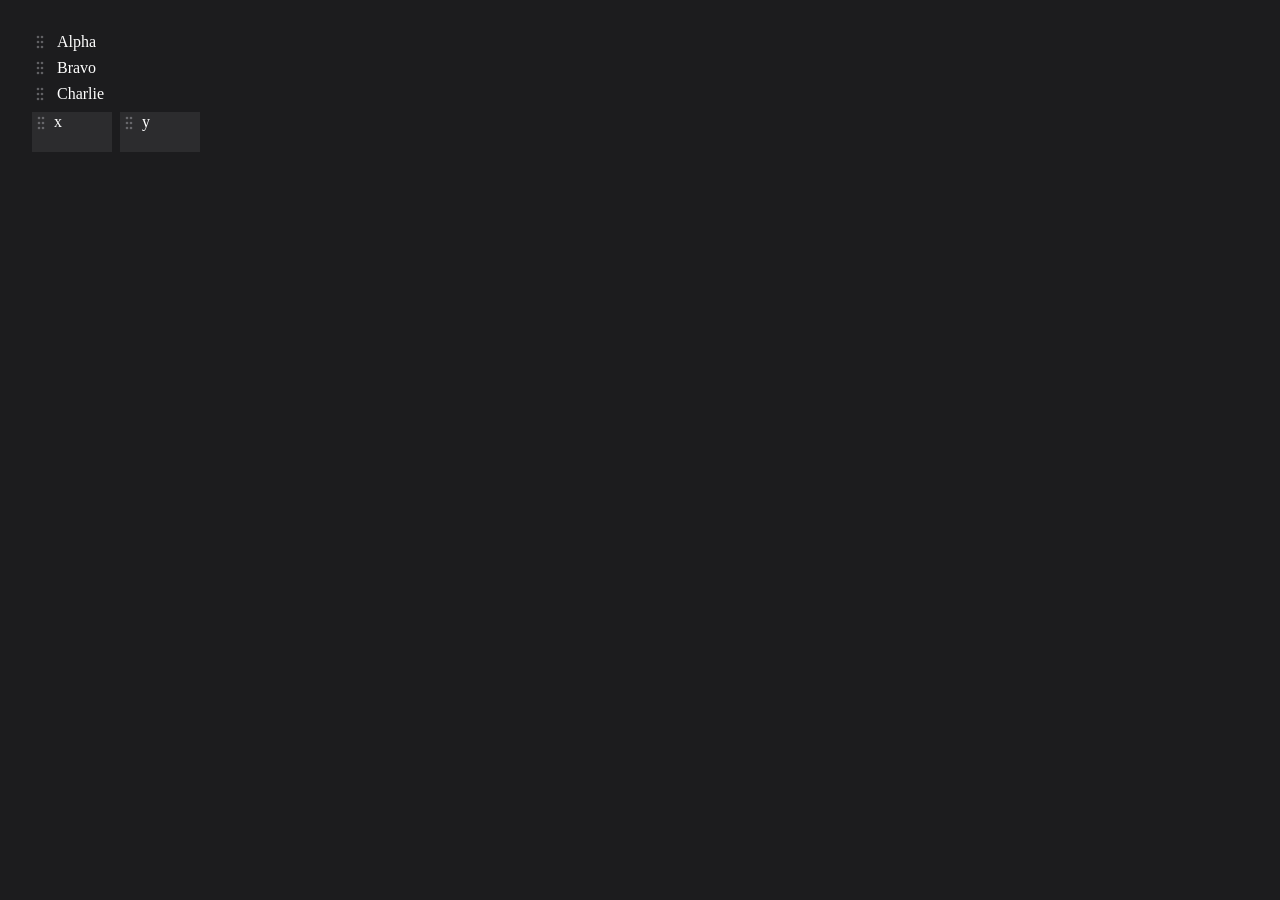
<file: tests/fixtures/sortable-declared.html>
<!doctype html><html data-theme="graphite"><head><meta charset="utf-8"><link rel="stylesheet" href="../../src/brand.css"><link rel="stylesheet" href="../../src/sonor-components.css">
<script>window.__writes=[];window.SonorDB={client:{from:(t)=>({update:(p)=>({eq:(c,v)=>{window.__writes.push(t+' '+c+'='+v+' '+JSON.stringify(p));return Promise.resolve({error:null});}})})}};</script>
<script src="../../src/sonor-sortable.js"></script></head>
<body style="padding:20px;background:var(--bg-0)"><table><tbody data-sortable="demo_rows" data-sort-col="sort_order" data-sort-id="key">
<tr data-id="a" data-sort="10"><td></td><td>Alpha</td></tr><tr data-id="b" data-sort="20"><td></td><td>Bravo</td></tr><tr data-id="c" data-sort="30"><td></td><td>Charlie</td></tr>
</tbody></table><div id="late"></div>
<script>setTimeout(()=>{document.getElementById('late').innerHTML='<div data-sortable="late_cards" data-sort-axis="grid"><div data-id="x" data-sort="10" style="display:inline-block;width:80px;height:40px;background:var(--bg-2);margin:4px">x</div><div data-id="y" data-sort="20" style="display:inline-block;width:80px;height:40px;background:var(--bg-2);margin:4px">y</div></div>';},200);</script>
</body></html>
</file>
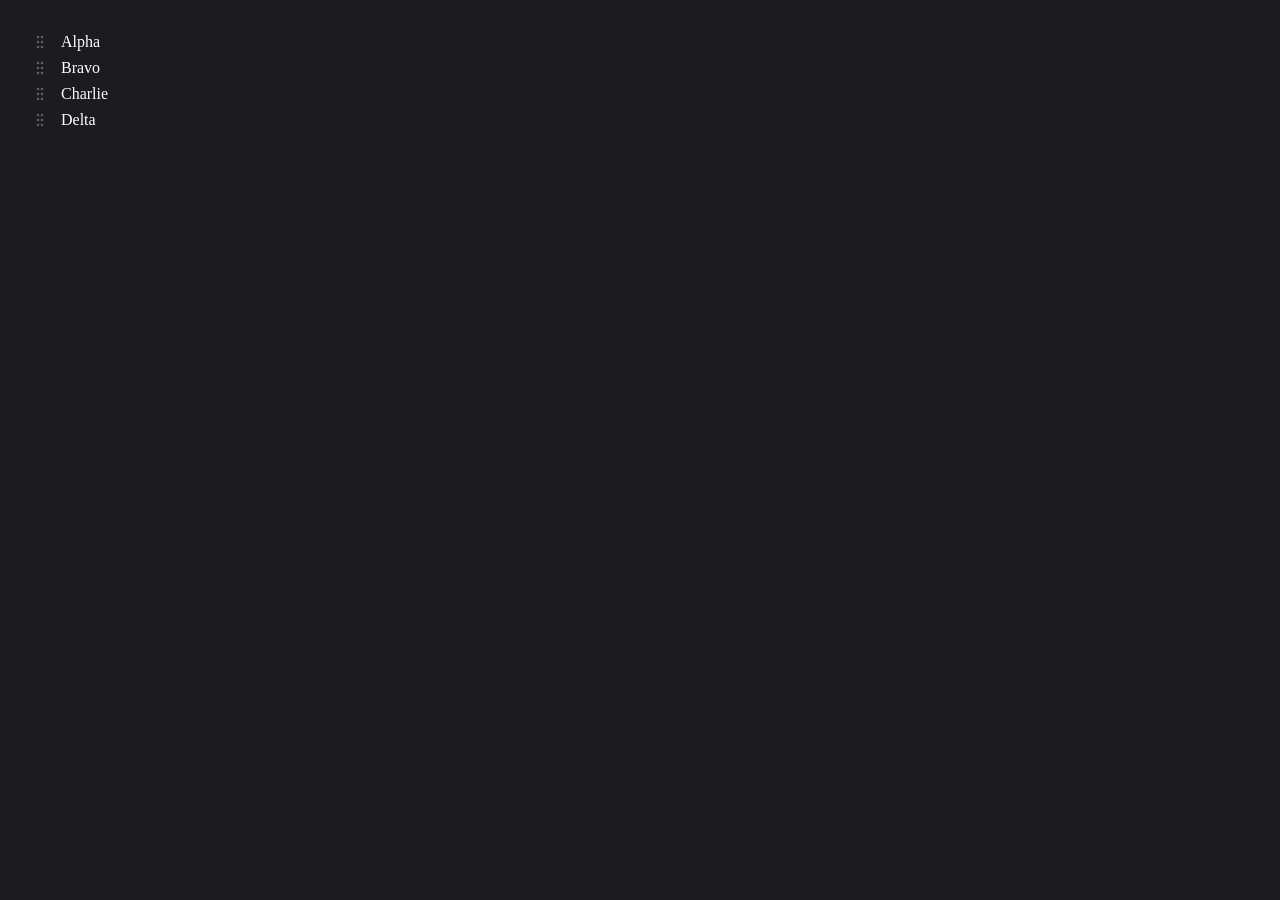
<file: tests/fixtures/sortable.html>
<!doctype html><html data-theme="graphite"><head><meta charset="utf-8"><link rel="stylesheet" href="../../src/brand.css"><link rel="stylesheet" href="../../src/sonor-components.css"><script src="../../src/sonor-sortable.js"></script></head>
<body style="padding:20px;background:var(--bg-0)"><table id="t"><tbody>
<tr data-id="a" data-sort="10"><td></td><td><input data-sort-input type="number" value="10"></td><td>Alpha</td></tr>
<tr data-id="b" data-sort="20"><td></td><td><input data-sort-input type="number" value="20"></td><td>Bravo</td></tr>
<tr data-id="c" data-sort="30"><td></td><td><input data-sort-input type="number" value="30"></td><td>Charlie</td></tr>
<tr data-id="d" data-sort="40"><td></td><td><input data-sort-input type="number" value="40"></td><td>Delta</td></tr>
</tbody></table>
<script>window.__changes=[];SonorSortable.attach(document.querySelector('#t tbody'),{item:'tr[data-id]',mountHandle:'td:first-child',onReorder:(c)=>window.__changes.push(c)});</script></body></html>
</file>
<file: src/brand.css>
/**
 * Sonor Smart Homes — Brand CSS Custom Properties
 * Auto-generated from brand-core.xml on 2026-10-01
 * Do NOT edit — run: python3 generate-brand.py
 */

/* ═══ Service Colours ═══ */
:root {
  --purple: #8058a1;  /* Home Cinema */
  --aqua: #4bb9d3;  /* Multiroom Audio */
  --green: #78ba57;  /* TV Everywhere */
  --yellow: #f5d05c;  /* Smart Lighting */
  --terracotta: #e37c59;  /* Home Automation */
  --red: #ec6061;  /* Climate */
  --pink: #e67eb1;  /* Control */
  --gold: #ad9978;  /* CCTV & Security */
  --silver: #b7b1a7;  /* Whole Home WiFi */
  --charcoal: #302f2e;  /* Design & Cabling */
  --accent: #2d718b;  /* App accent */
  --nav-chrome-deep: #0a1929;  /* Nav Ink Deep */
  --nav-chrome-mid: #0f2a44;  /* Nav Ink Mid */
  --nav-chrome-mix-pct: 22%;  /* Aqua-into-navy mix % for gradient endpoint */
}

/* ═══ Positional Service Aliases (Spine S-4.14) ═══ */
/* Use for positional cycles (tab underlines, :nth-child loops). */
/* Canonical order: 01 purple → 10 charcoal. Never reassign. */
:root {
  --s01: var(--purple);  /* Home Cinema */
  --s02: var(--aqua);  /* Multiroom Audio */
  --s03: var(--green);  /* TV Everywhere */
  --s04: var(--yellow);  /* Smart Lighting */
  --s05: var(--terracotta);  /* Home Automation */
  --s06: var(--red);  /* Climate */
  --s07: var(--pink);  /* Control */
  --s08: var(--gold);  /* CCTV & Security */
  --s09: var(--silver);  /* Whole Home WiFi */
  --s10: var(--charcoal);  /* Design & Cabling */
}

/* ═══ Earthy Theme — s-vars (Homepage, About, Pricing, all Service pages) ═══ */
:root,
[data-theme='earthy'] {
  --paper: #2C2218;
  --s1: #F2EDE5;
  --s2: #EDE6D9;
  --s3: #E6DDD0;
  --s4: #D9CFC0;
  --text-primary: #2C2218;
  --text-secondary: #5a4e3e;
  --text-muted: #8B7D6B;
  --border: rgba(44,34,24,0.12);
  --border-strong: rgba(44,34,24,0.22);
  --footer-bg: #141008;
}

/* ═══ Earthy Theme — bg-vars (All Location pages) ═══ */
[data-scheme='bg-vars'] {
  --bg-0: #F2EDE5;
  --bg-1: #EDE6D9;
  --bg-2: #E6DDD0;
  --bg-3: #D9CFC0;
  --bg-4: #C8BC9C;
  --bg-6: #2C2218;
}

/* ═══ Dark Theme ═══ */
[data-theme='dark'] {
  --body: #141008;
  --wordmark: #f4f1ec;
  --back-wordmark: #8B7D6B;
  --text-primary: #F4F1EC;
  --text-secondary: #b0a898;
  --text-muted: #7a7464;
}

/* ═══ Nocturne Theme ═══ */
[data-theme='nocturne'] {
  --bg-0: #090807;
  --bg-1: #111010;
  --bg-2: #1a1814;
  --bg-3: #222018;
  --bg-4: #2a2826;
  --bg-5: #555045;
  --bg-6: #F4F1EC;
  --text-primary: #F4F1EC;
  --text-secondary: #b0a898;
  --text-muted: #7a7464;
  --text-faint: #444038;
  --border: rgba(255,255,255,0.07);
  --border-strong: rgba(255,255,255,0.13);
  --surface-deep: #050403;
  --surface-bar: rgba(9,8,7,0.97);
  --surface-text: #F4F1EC;
  --surface-hover: #ad9978;
  --cta-bg: #151310;
  --cta-text: #F4F1EC;
  --cta-hover: #ad9978;
  --scrim: rgba(9,8,7,0.85);
  --nav-chrome-deep: #050a14;
  --nav-chrome-mid: #0a1a2e;
  --nav-chrome-mix-pct: 18%;  /* Aqua-into-navy mix % override */
}

/* ═══ Slate Theme ═══ */
[data-theme='slate'] {
  --bg-0: #D1D6DD;
  --bg-1: #DDE1E7;
  --bg-2: #BEC4CD;
  --bg-3: #AAB1BC;
  --bg-4: #8E96A3;
  --bg-5: #636C7A;
  --bg-6: #1A1F28;
  --text-primary: #1A1F28;
  --text-secondary: #475161;
  --text-muted: #636C7A;
  --text-faint: #A8B0BC;
  --border: rgba(20,30,50,0.10);
  --border-strong: rgba(20,30,50,0.18);
  --surface-deep: #151A22;
  --surface-bar: rgba(21,26,34,0.97);
  --surface-text: #F4F5F8;
  --surface-hover: #4B5668;
  --cta-bg: #1C222B;
  --cta-text: #F4F5F8;
  --cta-hover: #4B5668;
  --scrim: rgba(21,26,34,0.85);
  --wordmark: #1A1F28;
}

/* ═══ Graphite Theme ═══ */
[data-theme='graphite'] {
  --bg-0: #1C1C1E;
  --bg-1: #242426;
  --bg-2: #2C2C2E;
  --bg-3: #3A3A3C;
  --bg-4: #48484A;
  --bg-5: #636366;
  --bg-6: #F5F5F7;
  --text-primary: #F5F5F7;
  --text-secondary: #C7C7CC;
  --text-muted: #98989D;
  --text-faint: #7C7C82;
  --border: rgba(255,255,255,0.10);
  --border-strong: rgba(255,255,255,0.18);
  --surface-deep: #141416;
  --surface-bar: rgba(28,28,30,0.97);
  --surface-text: #F5F5F7;
  --surface-hover: #3A3A3C;
  --cta-bg: #3A8AA8;
  --cta-text: #F5F5F7;
  --cta-hover: #4BA3C2;
  --scrim: rgba(20,20,22,0.85);
  --wordmark: #F5F5F7;
  --accent: #3A8AA8;
  --nav-chrome-deep: #141416;
  --nav-chrome-mid: #1C1C1E;
  --nav-chrome-mix-pct: 10%;  /* Aqua-into-navy mix % override */
}

/* ═══ UI Scale — type · space · radius · motion · z · shadow (B-478 / B-479) ═══ */
/* Reference these in apps and the shared kit instead of hard-coded px. */
:root {
  /* type — Gilroy / DM Sans UI sizes — 13px is the app base, 11px the smallest legible chrome */
  --fs-2xs: 10px;
  --fs-xs: 11px;
  --fs-sm: 12px;
  --fs-md: 13px;
  --fs-base: 14px;
  --fs-lg: 16px;
  --fs-xl: 20px;
  --fs-2xl: 26px;
  --fs-3xl: 34px;
  --lh-tight: 1.15;
  --lh-snug: 1.3;
  --lh-body: 1.5;
  --tracking-caps: .08em;
  --font-ui: 'DM Sans', system-ui, sans-serif;
  --font-mono: 'DM Mono', 'SF Mono', Menlo, monospace;
  --font-brand: 'Gilroy', 'DM Sans', system-ui, sans-serif;
  /* space — 4px base grid */
  --sp-0: 0;
  --sp-1: 4px;
  --sp-2: 8px;
  --sp-3: 12px;
  --sp-4: 16px;
  --sp-5: 20px;
  --sp-6: 24px;
  --sp-8: 32px;
  --sp-10: 40px;
  --sp-12: 48px;
  /* radius */
  --r-xs: 3px;
  --r-sm: 4px;
  --r-md: 6px;
  --r-lg: 8px;
  --r-xl: 12px;
  --r-2xl: 16px;
  --r-pill: 999px;
  /* motion — fast = hover/focus, base = menus/modals, slow = page-level; zeroed under prefers-reduced-motion */
  --dur-fast: 120ms;
  --dur: 200ms;
  --dur-slow: 320ms;
  --ease: cubic-bezier(.2,.7,.2,1);
  --ease-in: cubic-bezier(.4,0,1,1);
  /* z — stacking — keep every app inside this ladder */
  --z-bar: 100;
  --z-menu: 120;
  --z-sticky: 150;
  --z-modal: 1000;
  --z-toast: 1100;
  /* shadow */
  --shadow-sm: 0 1px 2px rgba(15,23,42,.08);
  --shadow-md: 0 6px 18px rgba(15,23,42,.14);
  --shadow-lg: 0 12px 32px rgba(15,23,42,.22);
  /* status — TRAFFIC LIGHT (sonor-platform §23, Bryn 2026-10-01: 'you're using yellow but this should be amber') — ok · amber · bad · info. Status is NEVER the 04 Lighting service yellow (#f5d05c); amber is its own token. Every app's --warn/--warning/--danger/--ok alias resolves here via vocab. */
  --status-ok: #3DB56F;
  --status-amber: #E0922F;
  --status-bad: #E2524F;
  --status-info: #3B9DD8;
  --amber: #E0922F;
}
@media (prefers-reduced-motion: reduce) {
  :root { --dur-fast: 0ms; --dur: 0ms; --dur-slow: 0ms; }
}
</file>
<file: src/sonor-components.css>
/* sonor-components.css — shared component styles per Spine rule S-4.4. (v0.19.1 2026-10-07: §18 the ⌘K palette row hover no longer nudges (B-516); v0.19.0 2026-10-02: §25 stage law — crisp pills, one stage colour everywhere (wq-stage-* / swq-stage-* / proj-stage-* → --stage); v0.18.1 2026-10-01: status tones retuned; v0.18.0 2026-10-01: §23 traffic light — warn/no-answer pills on --status-amber, .pill-amber alias; v0.17.1 2026-09-30: dark ladder for legacy dark theme names; v0.17.0 2026-09-29: §18 hover/focus law — one wash, no lifts; v0.18.0 2026-09-30: rack view; catalogue picker; v0.16.0: .s-pill; .s-paper; sortable styles; bar ladder tokens; locked = red; CSV controls hidden; graphite dark-theme aliases + re-tints, B-487; v0.9.0 2026-09-29: WQ modal kit on the brand scale tokens + skeleton / empty / motion, B-478 ph2 + B-479; v0.8.0 2026-09-28: icons / menus / chips kit, B-478)
   Synced to every "APP - {slug}"/data/sonor-components.css via sync-everything.sh.
   Edit here ONLY — never edit a per-app copy.

   Rules (Spine v1.2):
   - Pure CSS — no app-specific selectors, no brand hex values.
   - All colours reference CSS custom properties defined upstream in data/brand.css
     + data/app-vars.css (aliases).
   - Tinted variants use color-mix() against semantic tokens — never raw hex.
   - Apps extend via their local <style> block, they do not override here.

   Component index (classes shipped by this file):
     .card                   — padded bordered surface block (var(--surface-card))
     .card-header            — flex row for card title + actions
     .grid, .grid-2/3/4      — responsive auto-fit grid helpers
     .kpi, .kpi-label/value/sub — KPI tile (label, big value, sub line)
     .progress, .progress-bar — thin progress bar, accent-gradient fill
     .pill                   — small uppercase status pill (base)
     .pill-red/yellow/green/grey/blue/purple — semantic tinted pills
     .service-pill           — service-coloured pill (uses --bg inline style)
     .btn                    — default ghost-surface button
     .btn-primary            — filled accent button
     .btn-ghost              — transparent borderless button
     .btn-sm                 — compact size modifier
     .input, .textarea, .select — form field base
     .field-label            — uppercase form label
     .table                  — full-width row-striped table
     .badge                  — neutral inline badge
     .status-indicator       — dot + label (connecting/live/offline/error)
     .status-dot             — just the dot (sibling of .status-label)
     .empty-state            — centred muted placeholder block
     .tab-bar                — horizontal tab row
     .tab-btn                — individual tab button
     .tab-count              — numeric count inside a tab button
     .nav-actions            — right-aligned actions container (margin-left:auto)
     .modal-backdrop         — fixed full-screen dim layer
     .modal-card             — centred card inside backdrop
     .modal-actions          — flex-end row of buttons inside a modal
     .modal-close            — absolute top-right X button
     .source-toggle          — Drive / GitHub segmented control
     .role-toggle            — generic segmented control (mirrors source-toggle)
     .row, .spread           — flex helpers
     .muted, .small, .tiny   — text utilities
     .hidden                 — display:none !important utility
*/

/* ======================================================
   Cards
   ====================================================== */
.card {
  background: var(--surface-card);
  border: 1px solid var(--border);
  border-radius: 6px;
  padding: 16px 18px;
  margin-bottom: 14px;
}
.card h2 { margin-top: 0; }
.card-header {
  display: flex;
  justify-content: space-between;
  align-items: flex-start;
  margin-bottom: 12px;
}
.card-header h2 { margin-bottom: 0; }

/* ======================================================
   Grid helpers
   ====================================================== */
.grid { display: grid; gap: 14px; }
.grid-2 { grid-template-columns: repeat(auto-fit, minmax(280px, 1fr)); }
.grid-3 { grid-template-columns: repeat(auto-fit, minmax(220px, 1fr)); }
.grid-4 { grid-template-columns: repeat(auto-fit, minmax(160px, 1fr)); }

/* ======================================================
   KPI tiles
   ====================================================== */
.kpi {
  background: var(--section-1);
  border: 1px solid var(--border);
  border-radius: 5px;
  padding: 12px 14px;
}
.kpi .kpi-label {
  font-size: 10px;
  font-weight: 600;
  color: var(--text-muted);
  text-transform: uppercase;
  letter-spacing: 0.08em;
}
.kpi .kpi-value {
  font-size: 22px;
  font-weight: 600;
  color: var(--text-primary);
  margin-top: 4px;
}
.kpi .kpi-sub {
  font-size: 11px;
  color: var(--text-muted);
  margin-top: 2px;
}

/* ======================================================
   Progress bar
   ====================================================== */
.progress {
  height: 8px;
  background: var(--section-2);
  border-radius: 4px;
  overflow: hidden;
}
.progress-bar {
  height: 100%;
  background: linear-gradient(90deg, var(--accent), var(--accent-light));
}

/* ======================================================
   Pills / badges

   Semantic tints use color-mix() so they always ride the
   active theme. Text colour darkens from the same seed.
   ====================================================== */
.pill {
  display: inline-block;
  padding: 2px 8px;
  border-radius: 11px;
  font-size: 10px;
  font-weight: 600;
  letter-spacing: 0.04em;
  text-transform: uppercase;
}

/* danger / warn / ok / info / muted / accent-tinted pills — all driven by theme tokens */
/* v0.19.0 (2026-10-02, sonor-platform §26): pills are CRISP — the full status token as ink + a hairline of it, never the
   60%-mixed pastel. Four tints, one meaning across every app (who holds it):
     amber = ours to do · blue = with the client · green = yes · red = no · grey = nothing yet */
.pill-red {
  background: color-mix(in srgb, var(--status-bad, var(--danger)) 16%, transparent);
  color: var(--status-bad, var(--danger));
  box-shadow: inset 0 0 0 1px color-mix(in srgb, var(--status-bad, var(--danger)) 45%, transparent);
}
.pill-yellow, .pill-amber {   /* §23: the warn pill is AMBER (--status-amber); .pill-yellow kept as an alias */
  background: color-mix(in srgb, var(--status-amber, var(--warn)) 16%, transparent);
  color: var(--status-amber, var(--warn));
  box-shadow: inset 0 0 0 1px color-mix(in srgb, var(--status-amber, var(--warn)) 45%, transparent);
}
.pill-green {
  background: color-mix(in srgb, var(--status-ok, var(--ok)) 16%, transparent);
  color: var(--status-ok, var(--ok));
  box-shadow: inset 0 0 0 1px color-mix(in srgb, var(--status-ok, var(--ok)) 45%, transparent);
}
.pill-grey {
  background: color-mix(in srgb, var(--text-muted) 18%, transparent);
  color: var(--text-secondary);
}
.pill-blue {
  background: color-mix(in srgb, var(--info) 16%, transparent);
  color: var(--info);
  box-shadow: inset 0 0 0 1px color-mix(in srgb, var(--info) 45%, transparent);
}
/* §26 STAGE LAW — one colour per WeQuote / project stage, everywhere. Put the stage class on any pill / chip / dot and it takes
   the right tint: `.pill.wq-stage-sent`, `.swq-stage-in-progress`, `.proj-stage-won`, or read var(--stage) yourself. */
.wq-stage-in_progress, .wq-stage-in-progress, .wq-stage-planned, .wq-stage-pushed, .wq-stage-synced, .wq-stage-draft, .wq-stage-revising, .wq-stage-quoting,
.swq-stage-in-progress, .swq-stage-draft, .proj-stage-quoting, .proj-stage-revising { --stage: var(--status-amber, var(--warn)); }
.wq-stage-sent, .swq-stage-sent, .proj-stage-quoted { --stage: var(--info); }
.wq-stage-accepted, .wq-stage-approved, .wq-stage-won, .wq-stage-complete, .swq-stage-accepted, .swq-stage-complete, .proj-stage-won, .proj-stage-complete { --stage: var(--status-ok, var(--ok)); }
.wq-stage-cancelled, .wq-stage-declined, .wq-stage-expired, .wq-stage-lost, .swq-stage-cancelled, .swq-stage-declined, .proj-stage-cancelled, .proj-stage-lost { --stage: var(--status-bad, var(--danger)); }
.proj-stage-enquiry { --stage: #b7b1a7; } .proj-stage-tender { --stage: #2d718b; } .proj-stage-active { --stage: #78ba57; } .proj-stage-install { --stage: #e37c59; }
.proj-stage-commission { --stage: #e67eb1; } .proj-stage-snagging { --stage: #ec6061; } .proj-stage-on_hold { --stage: #8B7D6B; }
.pill[class*="wq-stage-"], .pill[class*="proj-stage-"] {
  background: color-mix(in srgb, var(--stage, var(--text-muted)) 16%, transparent);
  color: var(--stage, var(--text-secondary));
  box-shadow: inset 0 0 0 1px color-mix(in srgb, var(--stage, var(--text-muted)) 45%, transparent);
}
.pill-purple {
  background: color-mix(in srgb, var(--accent) 18%, transparent);
  color: color-mix(in srgb, var(--accent) 72%, var(--text-primary));
}

/* Service-coloured pill — inline style="--bg:var(--sNN)" sets the dot colour */
.service-pill {
  display: inline-flex;
  align-items: center;
  gap: 5px;
  padding: 2px 8px 2px 5px;
  border-radius: 11px;
  font-size: 11px;
  font-weight: 500;
  color: var(--text-primary);
  background: var(--section-1);
  border: 1px solid var(--border);
}
.service-pill::before {
  content: '';
  width: 7px;
  height: 7px;
  border-radius: 50%;
  background: var(--bg, var(--text-muted));
}

/* Neutral inline badge (smaller cousin of .pill — no uppercase) */
.badge {
  display: inline-block;
  font-size: 11px;
  font-weight: 500;
  padding: 1px 7px;
  border-radius: 9px;
  background: var(--section-2);
  color: var(--text-secondary);
  letter-spacing: 0.02em;
}

/* ======================================================
   Buttons
   ====================================================== */
.btn {
  font-family: inherit;
  font-size: 13px;
  font-weight: 500;
  padding: 7px 14px;
  border-radius: 5px;
  border: 1px solid var(--border-strong);
  background: var(--surface-card);
  color: var(--text-primary);
  cursor: pointer;
  transition: all 0.12s;
  display: inline-flex;
  align-items: center;
  gap: 6px;
}
.btn:hover {
  border-color: var(--accent);
  color: var(--accent);
}
.btn-primary {
  background: var(--accent);
  color: var(--cta-text, var(--body));
  border-color: var(--accent);
}
.btn-primary:hover {
  background: var(--accent-light);
  border-color: var(--accent-light);
  color: var(--cta-text, var(--body));
}
.btn-sm {
  font-size: 11px;
  padding: 4px 10px;
}
.btn-ghost {
  background: transparent;
  border-color: transparent;
  color: var(--text-secondary);
}
.btn-ghost:hover {
  background: var(--section-1);
  border-color: var(--border);
  color: var(--text-primary);
}

/* ======================================================
   Form fields
   ====================================================== */
.input,
.textarea,
.select {
  font-family: inherit;
  font-size: 13px;
  color: var(--text-primary);
  background: var(--surface-card);
  border: 1px solid var(--border-strong);
  border-radius: 4px;
  padding: 7px 10px;
  width: 100%;
  outline: none;
  transition: border-color 0.12s;
}
.input:focus,
.textarea:focus,
.select:focus {
  border-color: var(--accent);
}
.textarea {
  resize: vertical;
  min-height: 72px;
  font-family: inherit;
}
.field-label {
  display: block;
  font-size: 11px;
  font-weight: 600;
  color: var(--text-muted);
  text-transform: uppercase;
  letter-spacing: 0.06em;
  margin-bottom: 4px;
}

/* ======================================================
   Tables
   ====================================================== */
.table {
  width: 100%;
  border-collapse: collapse;
  font-size: 13px;
}
.table th,
.table td {
  text-align: left;
  padding: 8px 10px;
  border-bottom: 1px solid var(--border);
  vertical-align: top;
}
.table th {
  font-size: 11px;
  font-weight: 600;
  color: var(--text-muted);
  text-transform: uppercase;
  letter-spacing: 0.06em;
  background: var(--section-1);
}
.table tr:hover td {
  background: var(--section-1);
}

/* ======================================================
   DB / status indicator (dot + label)
   Used by SonorApp.updateDbStatusIndicator().
   ====================================================== */
.status-indicator {
  display: inline-flex;
  align-items: center;
  gap: 6px;
  padding: 4px 10px;
  background: color-mix(in srgb, var(--text-muted) 10%, transparent);
  border-radius: 3px;
  font-size: 11px;
  color: var(--clay, var(--text-secondary));
}
.status-dot {
  width: 7px;
  height: 7px;
  border-radius: 50%;
  background: var(--warn);
  transition: background 0.3s;
}
.status-indicator.live .status-dot    { background: var(--ok); }
.status-indicator.offline .status-dot { background: var(--text-muted); }
.status-indicator.error .status-dot   { background: var(--danger); }
.status-label { letter-spacing: 0.02em; }

/* ======================================================
   Empty state
   ====================================================== */
.empty-state {
  text-align: center;
  padding: 40px 20px;
  color: var(--text-muted);
  font-size: 13px;
}

/* ======================================================
   Tabs (tab bar + buttons) — CANONICAL Master-Hub pattern (Spine S-4.14)
   --------------------------------------------------------
   Reference: sonor-master/index.html.
   Contract:
     - Container: <nav class="tab-bar"> or <div class="tab-bar">
     - Children:  <button> | <button class="tab-btn"> | <div class="tab">
     - Active state: .active (any of the above children)
     - Right-rail actions: .nav-actions | .tab-actions (MUST be LAST child)
   Visual language:
     - Light strip (section-1 bg) sitting under the dark shared header
     - Each tab underlined 3px with its POSITIONAL service colour
       (tab #1 → --s01 purple, tab #2 → --s02 aqua, … tab #10 → --s10 charcoal)
     - Tabs 11+ DO NOT repeat the cycle — they tail off into shades of grey,
       cascading from --muted (warm grey) toward --body (brand white).
       Design intent: service colours identify Sonor scope (max 10);
       anything beyond is overflow and should visually recede.
     - Active tab: darker text, bolder weight — NO background change
   Positional service colour order is the workspace-wide default.
   See Spine S-4.14 in SONOR-APP-SPINE.md.
   ====================================================== */
.tab-bar {
  display: flex;
  align-items: stretch;
  background: var(--section-1);
  color: var(--text-primary);
  padding: 0 16px;
  gap: 0;
  border-bottom: 1px solid var(--border);
  flex-wrap: wrap;
}
/* Match naked <button> children, explicit .tab-btn, AND legacy <div class="tab"> */
.tab-bar > button,
.tab-bar .tab-btn,
.tab-bar .tab {
  font-family: inherit;
  font-size: 13px;
  font-weight: 600;
  background: none;
  color: var(--text-muted);
  border: 0;
  border-bottom: 3px solid transparent;
  border-radius: 0;
  padding: 10px 16px;
  min-height: 40px;
  cursor: pointer;
  white-space: nowrap;
  transition: color 0.15s, border-bottom-color 0.15s, font-weight 0.15s;
  display: inline-flex;
  align-items: center;
}
.tab-bar > button:hover,
.tab-bar .tab-btn:hover,
.tab-bar .tab:hover {
  color: var(--text-primary);
  background: none;
}
.tab-bar > button.active,
.tab-bar .tab-btn.active,
.tab-bar .tab.active {
  color: var(--text-primary);
  font-weight: 700;
  background: none;
}
.tab-bar .tab-btn .tab-count,
.tab-bar > button .tab-count,
.tab-bar .tab .tab-count {
  font-size: 10px;
  margin-left: 4px;
  opacity: 0.75;
}

/* ── Positional service-colour underlines (Spine S-4.14) ──
   Uses --s01..--s10 from brand.css (canonical 01 → 10 order).
   Cycles every 10 children. Requires .nav-actions / .tab-actions to be LAST. */
.tab-bar > :nth-child(10n+1) { border-bottom-color: var(--s01); }
.tab-bar > :nth-child(10n+2) { border-bottom-color: var(--s02); }
.tab-bar > :nth-child(10n+3) { border-bottom-color: var(--s03); }
.tab-bar > :nth-child(10n+4) { border-bottom-color: var(--s04); }
.tab-bar > :nth-child(10n+5) { border-bottom-color: var(--s05); }
.tab-bar > :nth-child(10n+6) { border-bottom-color: var(--s06); }
.tab-bar > :nth-child(10n+7) { border-bottom-color: var(--s07); }
.tab-bar > :nth-child(10n+8) { border-bottom-color: var(--s08); }
.tab-bar > :nth-child(10n+9) { border-bottom-color: var(--s09); }
.tab-bar > :nth-child(10n+10) { border-bottom-color: var(--s10); }

/* Overflow tail — tabs 11+ fade into brand white rather than repeating
   --s01 (Cinema purple). Cascade: --muted → --body. Later-rule-wins over
   the 10n+N cycle above. Positioned AFTER the cycle by design. */
.tab-bar > :nth-child(11)  { border-bottom-color: color-mix(in srgb, var(--muted), var(--body) 30%); }
.tab-bar > :nth-child(12)  { border-bottom-color: color-mix(in srgb, var(--muted), var(--body) 50%); }
.tab-bar > :nth-child(13)  { border-bottom-color: color-mix(in srgb, var(--muted), var(--body) 65%); }
.tab-bar > :nth-child(14)  { border-bottom-color: color-mix(in srgb, var(--muted), var(--body) 80%); }
.tab-bar > :nth-child(15)  { border-bottom-color: color-mix(in srgb, var(--muted), var(--body) 90%); }
.tab-bar > :nth-child(n+16) { border-bottom-color: color-mix(in srgb, var(--muted), var(--body) 95%); }

/* Right-aligned actions container (must be LAST child so nth-child
   positional colours land on the real tabs, not the actions rail). */
.nav-actions,
.tab-bar .tab-actions {
  margin-left: auto;
  display: flex;
  gap: 8px;
  align-items: center;
}
/* Clear the positional underline on the actions rail — it's not a tab. */
.tab-bar > .nav-actions,
.tab-bar > .tab-actions {
  border-bottom: 0 !important;
}
.tab-bar .nav-actions select,
.tab-bar .tab-actions select,
.tab-bar .nav-actions > button:not(.tab-btn),
.tab-bar .tab-actions > button:not(.tab-btn) {
  font-family: inherit;
  font-size: 12px;
  background: var(--body);
  color: var(--text-primary);
  border: 1px solid var(--border);
  border-radius: 4px;
  padding: 4px 10px;
  cursor: pointer;
  height: auto;
}
.tab-bar .nav-actions select,
.tab-bar .tab-actions select { min-width: 180px; }
.tab-bar .nav-actions > button:not(.tab-btn):hover,
.tab-bar .tab-actions > button:not(.tab-btn):hover {
  background: var(--section-2);
}

/* ======================================================
   Sidebar nav — CANONICAL vertical equivalent (Spine S-4.14)
   --------------------------------------------------------
   For apps with a left-rail nav (Accounts, Project Master).
   Same positional service-colour rule, rotated 90°:
     - 3px LEFT-EDGE bar per item (instead of bottom underline)
     - Same :nth-child(10n+N) positional cycle, same --s01..--s10
     - Items 11+ tail off into shades of grey (same overflow
       behaviour as .tab-bar) — no modulo wrap back to --s01
   ====================================================== */
.sidebar-nav > button,
.sidebar-nav .nav-btn,
.sidebar-nav .nav-item {
  display: flex;
  align-items: center;
  width: 100%;
  font-family: inherit;
  font-size: 13px;
  font-weight: 600;
  background: none;
  color: var(--text-muted);
  border: 0;
  border-left: 3px solid transparent;
  padding: 10px 14px;
  cursor: pointer;
  transition: color 0.15s, border-left-color 0.15s, background 0.15s, font-weight 0.15s;
}
.sidebar-nav > button:hover,
.sidebar-nav .nav-btn:hover,
.sidebar-nav .nav-item:hover {
  color: var(--text-primary);
  background: var(--section-1);
}
.sidebar-nav > button.active,
.sidebar-nav .nav-btn.active,
.sidebar-nav .nav-item.active {
  color: var(--text-primary);
  font-weight: 700;
  background: var(--section-1);
}

/* Positional left-edge bars — identical cycle to .tab-bar. */
.sidebar-nav > :nth-child(10n+1) { border-left-color: var(--s01); }
.sidebar-nav > :nth-child(10n+2) { border-left-color: var(--s02); }
.sidebar-nav > :nth-child(10n+3) { border-left-color: var(--s03); }
.sidebar-nav > :nth-child(10n+4) { border-left-color: var(--s04); }
.sidebar-nav > :nth-child(10n+5) { border-left-color: var(--s05); }
.sidebar-nav > :nth-child(10n+6) { border-left-color: var(--s06); }
.sidebar-nav > :nth-child(10n+7) { border-left-color: var(--s07); }
.sidebar-nav > :nth-child(10n+8) { border-left-color: var(--s08); }
.sidebar-nav > :nth-child(10n+9) { border-left-color: var(--s09); }
.sidebar-nav > :nth-child(10n+10) { border-left-color: var(--s10); }

/* Overflow tail — items 11+ fade into brand white rather than repeating
   --s01 (Cinema purple). Same cascade as .tab-bar but applied to
   border-left-color. Later-rule-wins over the 10n+N cycle above.
   Design intent: service colours identify Sonor scope (max 10);
   anything beyond is overflow and should visually recede. */
.sidebar-nav > :nth-child(11)  { border-left-color: color-mix(in srgb, var(--muted), var(--body) 30%); }
.sidebar-nav > :nth-child(12)  { border-left-color: color-mix(in srgb, var(--muted), var(--body) 50%); }
.sidebar-nav > :nth-child(13)  { border-left-color: color-mix(in srgb, var(--muted), var(--body) 65%); }
.sidebar-nav > :nth-child(14)  { border-left-color: color-mix(in srgb, var(--muted), var(--body) 80%); }
.sidebar-nav > :nth-child(15)  { border-left-color: color-mix(in srgb, var(--muted), var(--body) 90%); }
.sidebar-nav > :nth-child(n+16) { border-left-color: color-mix(in srgb, var(--muted), var(--body) 95%); }

/* ======================================================
   Segmented toggles (source, role, any 2-way switch)
   ====================================================== */
.source-toggle,
.role-toggle {
  display: inline-flex;
  background: var(--body);
  border: 1px solid var(--border);
  border-radius: 4px;
  padding: 2px;
}
.source-toggle button,
.role-toggle button {
  font-family: inherit;
  font-size: 11px;
  background: transparent;
  color: var(--text-muted);
  border: 0;
  padding: 3px 8px;
  border-radius: 3px;
  cursor: pointer;
  display: inline-flex;
  align-items: center;
  gap: 4px;
}
.role-toggle button { font-size: 12px; font-weight: 500; padding: 4px 10px; }
.source-toggle button.active,
.role-toggle button.active {
  background: var(--accent);
  color: var(--cta-text, var(--body));
}
.source-toggle svg { width: 11px; height: 11px; }

/* ======================================================
   Modals (backdrop + card)
   ====================================================== */
.modal-backdrop {
  display: none;
  position: fixed;
  inset: 0;
  z-index: 300;
  background: color-mix(in srgb, var(--footer-bg) 70%, transparent);
  align-items: center;
  justify-content: center;
  padding: 20px;
}
.modal-backdrop.show { display: flex; }
.modal-card {
  background: var(--surface-card);
  border-radius: 8px;
  padding: 20px 22px;
  max-width: 440px;
  width: 100%;
  position: relative;
  box-shadow: 0 10px 40px color-mix(in srgb, var(--footer-bg) 30%, transparent);
}
.modal-card h3 {
  font-size: 15px;
  color: var(--text-primary);
  margin-bottom: 10px;
  text-transform: none;
  letter-spacing: 0;
}
.modal-body {
  font-size: 13px;
  color: var(--text-secondary);
  line-height: 1.55;
  margin-bottom: 14px;
}
.modal-actions {
  display: flex;
  gap: 8px;
  justify-content: flex-end;
  align-items: center;
}
.modal-close {
  position: absolute;
  top: 8px;
  right: 10px;
  background: transparent;
  border: 0;
  color: var(--text-muted);
  font-size: 18px;
  line-height: 1;
  cursor: pointer;
  padding: 4px 8px;
  border-radius: 4px;
}
.modal-close:hover {
  background: var(--section-1);
  color: var(--text-primary);
}

/* ======================================================
   Layout helpers
   ====================================================== */
.row {
  display: flex;
  gap: 10px;
  align-items: center;
  flex-wrap: wrap;
}
.spread {
  display: flex;
  justify-content: space-between;
  align-items: center;
  gap: 10px;
}

/* ======================================================
   Text utilities
   ====================================================== */
.muted { color: var(--text-muted); }
.small { font-size: 12px; }
.tiny  { font-size: 11px; }
.hidden { display: none !important; }

/* ======================================================
   Follow-up status pills (.fu-pill) — shared by Leads + Follow-up Portal
   ──────────────────────────────────────────────────────
   Per CONTACTS-ARCHITECTURE.md visual style contract. Both apps render the
   same pill for the same status string so users see identical signals
   wherever a contact is viewed.

   Usage:
     <span class="fu-pill fu-pill--{status}">{label}</span>
   Where {status} is one of: queued | drafted | draft_gmail | sent |
   replied | meeting | no_response | closed | dnc

   Colours alias to the brand service palette (defined in brand.css) so a
   theme swap (slate / earthy / nocturne) flows through automatically.
   Hex fallbacks match the Sonor 10-service brand for apps loading this
   file before brand.css has settled. The `--fu-*` token layer in any app's
   `data/app-vars.css` (e.g. Follow-up Portal) is preserved — it just
   re-exports the same brand aliases under a clearer name.
   ====================================================== */
.fu-pill {
  display: inline-block;
  font-size: 10px;
  font-weight: 600;
  padding: 2px 8px;
  border-radius: 999px;
  color: #fff;
  white-space: nowrap;
  line-height: 1.4;
  letter-spacing: 0.2px;
}
/* v0.7.1 — TRAFFIC-LIGHT scheme REGRADED + REVERSED. Per Bryn directive 2026-05-28.
   Pipeline progress: queued=RED (cold start, needs action) → drafted=ORANGE →
   draft_gmail=AMBER → no_response=YELLOW (waiting) → sent=LIME → replied=GREEN-LT
   → meeting=GREEN (best outcome). closed/dnc = terminal-dark/grey.
   Each status has its OWN distinct shade — no two pills are the same colour. */
.fu-pill--queued        { background: var(--fu-queued,        #d63838); color: #fff; }
.fu-pill--drafted       { background: var(--fu-drafted,       #e8731c); color: #fff; }
.fu-pill--draft_gmail,
.fu-pill--draft-gmail   { background: var(--fu-draft-gmail,   #e8a02c); color: #fff; }
.fu-pill--no_response,
.fu-pill--no-response   { background: var(--fu-no-response,   #d4a52e); color: #fff; }
.fu-pill--sent          { background: var(--fu-sent,          #7caf2e); color: #fff; }
.fu-pill--replied       { background: var(--fu-replied,       #4caf50); color: #fff; }
.fu-pill--meeting       { background: var(--fu-meeting,       #2e8b3d); color: #fff; }
.fu-pill--closed        { background: var(--fu-closed,        #2f2e2c); color: #fff; }
.fu-pill--dnc           { background: var(--fu-dnc,           #8a8985); color: #fff; }

/* Cold-call status pills (.cc-pill) — same family, separate axis.
   Stored in contacts.metadata.followup.cold_call_status. */
.cc-pill {
  display: inline-block;
  font-size: 10px;
  font-weight: 600;
  padding: 2px 8px;
  border-radius: 999px;
  color: #fff;
  white-space: nowrap;
  line-height: 1.4;
  letter-spacing: 0.2px;
}
.cc-pill--pending       { background: var(--cc-pending,   var(--silver, #b7b1a7)); color: #2C2218; }
.cc-pill--called        { background: var(--cc-called,    var(--green,  #78ba57)); }
.cc-pill--no_answer,
.cc-pill--no-answer     { background: var(--cc-no-answer, var(--status-amber, #E0922F)); color: #2C2218; }   /* §23 amber, not the 04 yellow */
.cc-pill--declined      { background: var(--cc-declined,  var(--red,    #ec6061)); }

/* ── v0.8.0 (2026-09-28, B-478) UI KIT ADDITIONS — icons, popover menus, stage chips ───────────────────────────
   .s-icon              — inline Lucide SVG from data/sonor-icons.js (16 px, currentColor); .s-icon-sm 14 / .s-icon-lg 20
   .s-menu              — popover menu shell (absolute, below trigger); .s-menu-item rows; .s-menu-h section heading
   .chip                — small rounded status chip; .chip-stage-{in-progress|sent|accepted|complete|cancelled|draft}
                          = the WeQuote stage palette used by sonor-wq-bar.js / Takeoffs; .chip-warn / .chip-ok
   .s-btn-mini          — tiny bordered action (▲▼ ↻ copy) — replaces per-app .wqp-mini / .swq-mini
   All colours are tokens (--card/--border/--text/--surface + fixed semantic stage colours). Slate, never cream. */
.s-icon { display: inline-block; vertical-align: -0.15em; flex: none; width: 16px; height: 16px; }
.s-icon-sm { width: 14px; height: 14px; }
.s-icon-lg { width: 20px; height: 20px; }
button > .s-icon:first-child, .btn > .s-icon:first-child, a > .s-icon:first-child { margin-right: 6px; }
.s-menu { position: absolute; top: calc(100% + 6px); left: 0; z-index: 120; min-width: 240px; padding: 6px; border-radius: 8px;
  background: var(--card, #fff); color: var(--text, var(--text-primary, #0F172A)); border: 1px solid var(--border, #CBD5E1);
  box-shadow: 0 12px 32px rgba(15, 23, 42, .22); display: none; flex-direction: column; gap: 4px; font-size: 12px; }
.s-menu.open { display: flex; }
.s-menu-h { font-size: 10px; letter-spacing: .08em; text-transform: uppercase; opacity: .6; margin: 4px 2px 0; font-weight: 700; }
.s-menu-item { display: flex; align-items: center; gap: 8px; width: 100%; padding: 6px 8px; border-radius: 5px; border: 1px solid transparent;
  background: transparent; color: inherit; font: inherit; text-align: left; cursor: pointer; }
.s-menu-item:hover { background: var(--surface, var(--tint, #F1F5F9)); border-color: var(--border, #CBD5E1); }
.s-menu-item:disabled { opacity: .45; cursor: default; }
.chip { display: inline-block; padding: 0 7px; border-radius: 9px; font-size: 10px; font-weight: 700; letter-spacing: .04em; text-transform: uppercase;
  line-height: 16px; color: #fff; background: #64748B; white-space: nowrap; }
.chip-stage-in-progress, .chip-stage-in_progress { background: #2F6FD6; }
.chip-stage-sent { background: #E8892B; }
.chip-stage-accepted { background: #1F9D55; }
.chip-stage-complete { background: #0F766E; }
.chip-stage-cancelled, .chip-stage-declined { background: #B91C1C; }
.chip-stage-draft { background: #64748B; }
.chip-warn { background: #DC2626; }
.chip-ok { background: #16A34A; }
.s-btn-mini { padding: 1px 7px; font-size: 11px; line-height: 18px; border-radius: 4px; border: 1px solid var(--border, #CBD5E1);
  background: var(--card, #fff); color: inherit; cursor: pointer; }
.s-btn-mini:hover:not(:disabled) { border-color: var(--accent, #6b4a8a); }

/* ── v0.9.0 (2026-09-29, B-478 phase 2) WQ MODAL KIT — the 🧾 WeQuote push / head end / spec check / proposal-copy ──
   modals (Takeoffs data/sonor-takeoffs-wqpush.js) used to inject this as an inline <style> string; it now lives HERE so
   every app that opens a SonorModal with these classes looks the same. Sizes / spacing / radii / motion come from the
   brand scale tokens (dist/brand.css → --fs-* --sp-* --r-* --dur-*); status colours stay explicit (traffic lights are
   semantic, not themed). `.wqp-wrap{--wqp-kit:1}` is the probe wqpush reads to know the kit is loaded.
   Takeoffs loads this file with `@import url(...) layer(sonor-kit)` so its own unlayered rules always win on a clash. */
.wqp-wrap { --wqp-kit: 1; min-width: min(900px, 94vw); font-size: var(--fs-md, 13px); display: flex; flex-direction: column; gap: var(--sp-2, 8px); }
.wqp-row { display: flex; gap: var(--sp-2, 8px); align-items: center; flex-wrap: wrap; }
.wqp-row select { font: inherit; padding: var(--sp-1, 4px) 6px; max-width: 520px; }
.wqp-tbl { width: 100%; border-collapse: collapse; max-height: 44vh; display: block; overflow: auto; }
.wqp-tbl th, .wqp-tbl td { padding: var(--sp-1, 4px) 6px; border-bottom: 1px solid var(--border, #CBD5E1); text-align: left; white-space: nowrap; }
.wqp-tbl.wqp-he { max-height: 58vh; }
.wqp-bad { color: #a33; } .wqp-ok { color: #1F9D55; } .wqp-note { opacity: .8; }
.wqp-tot { padding: var(--sp-2, 8px) 10px; border-radius: var(--r-lg, 8px); background: var(--tint, var(--surface, #E2E8F0)); }
.wqp-sub { font-size: var(--fs-2xs, 10px); opacity: .75; }
.wqp-room { background: var(--tint, var(--surface, #E2E8F0)); font-weight: 700; }
.wqp-kind { display: inline-block; font-size: 9px; font-weight: 700; letter-spacing: .06em; text-transform: uppercase; color: #fff; padding: 1px 5px; border-radius: var(--r-xs, 3px); }
.wqp-kind-device { background: var(--purple, #8058a1); } .wqp-kind-firstfix { background: var(--charcoal, #302f2e); } .wqp-kind-counter { background: var(--aqua, #4bb9d3); }
.wqp-kind-wq { background: #9aa0a8; } .wqp-kind-manual, .wqp-kind-custom { background: var(--accent, #2d718b); }
.wqp-kind-derived { background: #e8892b; } .wqp-kind-engineered { background: #1f9d55; } .wqp-kind-estimate { background: var(--terracotta, #e37c59); } .wqp-kind-scaffold { background: var(--gold, #ad9978); }
.wqp-g td { background: #eef0f3; font-weight: 700; padding: 6px 8px; border-top: 2px solid #d9dde3; }
.wqp-a td { background: #f7f8fa; font-weight: 600; padding: 4px 8px 4px 18px; }
.wqp-r td:first-child { width: 22px; text-align: center; } .wqp-r td:nth-child(3) { padding-left: 26px; }
.wqp-excl td { color: #9aa0a8; text-decoration: line-through; } .wqp-excl td:first-child, .wqp-excl td:nth-child(6) { text-decoration: none; }
.wqp-wq td { color: #6b7280; font-style: italic; } .wqp-dim td { color: #8a8f98; }
.wqp-st { display: inline-block; padding: 0 6px; border-radius: 8px; font-size: var(--fs-2xs, 10px); font-weight: 700; letter-spacing: .03em; text-transform: uppercase; line-height: 16px; }
.wqp-st-new { background: #1f9d55; color: #fff; } .wqp-st-on { background: #2f6fd6; color: #fff; } .wqp-st-wq { background: #e5e7eb; color: #374151; } .wqp-st-dim { background: #f3f4f6; color: #9aa0a8; }
.wqp-st-bad { background: #fde8e8; color: #8a1f1f; } .wqp-st-move { background: #e8892b; color: #fff; } .wqp-st-edit, .wqp-st-manual { background: var(--accent, #2d718b); color: var(--cta-text, #fff); } .wqp-st-eng { background: #1f9d55; color: #fff; } .wqp-st-est { background: #e8892b; color: #fff; }
.wqp-mini { padding: 0 6px; font-size: var(--fs-xs, 11px); line-height: 16px; border: 1px solid var(--border, #CBD5E1); background: var(--card, #fff); border-radius: var(--r-xs, 3px); cursor: pointer; color: inherit; }
.wqp-mv { white-space: nowrap; }
.wqp-lay select, .wqp-lay input[type=number] { font-size: var(--fs-xs, 11px); padding: 1px 3px; border: 1px solid var(--border, #CBD5E1); border-radius: var(--r-xs, 3px); background: var(--card, #fff); color: inherit; max-width: 150px; }
.wqp-lay td:nth-child(3) { max-width: 420px; overflow: hidden; text-overflow: ellipsis; white-space: nowrap; }
.wqp-lay input.wqp-edited { border-color: var(--accent, #2d718b); }
.wqp-todo { padding: var(--sp-2, 8px) 10px; border-radius: var(--r-lg, 8px); background: #fff7ed; border: 1px solid #fed7aa; font-size: var(--fs-sm, 12px); }
.wqp-todo ol { margin: 4px 0 0 18px; } .wqp-todo li { margin: 2px 0; }
.wqp-pick { max-width: 230px; overflow: hidden; text-overflow: ellipsis; white-space: nowrap; text-align: left; padding: 2px 7px; border: 1px solid var(--border, #CBD5E1); border-radius: var(--r-sm, 4px); background: var(--card, #fff); color: inherit; cursor: pointer; font-size: var(--fs-sm, 12px); }
.wqp-pick-none { color: #9aa0a8; font-style: italic; } .wqp-pick:hover:not(:disabled) { border-color: var(--accent, #2d718b); }
.wqp-he input { font-size: var(--fs-sm, 12px); padding: 2px 5px; border: 1px solid var(--border, #CBD5E1); border-radius: var(--r-sm, 4px); background: var(--card, #fff); color: inherit; }
.wqp-he tr.wqp-manual td:nth-child(2) { color: var(--accent, #2d718b); }
.wqp-viewbar { display: flex; align-items: center; gap: 6px; flex-wrap: wrap; }
.wqp-metrics { display: flex; flex-wrap: wrap; gap: 6px 14px; margin: 6px 0 10px; }
.wqp-metric { font-size: var(--fs-xs, 11px); color: var(--text-muted, #555); } .wqp-metric b { font-size: var(--fs-md, 13px); color: var(--text-primary, #111); }
.wqp-spec-row { padding: 5px 8px; border-radius: 5px; margin: 3px 0; background: var(--surface, #F1F5F9); font-size: var(--fs-sm, 12px); }
.wqp-spec-row.miss { background: #FEE2E2; } .wqp-spec-row.diff { background: #FFEDD5; } .wqp-spec-head { font-weight: 700; margin: 6px 0; }
.wqp-pushlog { margin: 8px 0; padding: 8px 10px; border-radius: var(--r-lg, 8px); background: #0F172A; color: #E2E8F0; font: 11px/1.5 var(--font-mono, ui-monospace, Menlo, monospace); max-height: 180px; overflow: auto; white-space: pre-wrap; display: none; }
.wqp-pushlog.on { display: block; }
.wqp-pushbar { height: 4px; border-radius: 2px; background: #1E293B; margin: 6px 0 0; overflow: hidden; } .wqp-pushbar i { display: block; height: 100%; width: 0; background: #22C55E; transition: width var(--dur-slow, 300ms) var(--ease, ease); }
.wqp-lock { font-size: var(--fs-xs, 11px); font-weight: 700; padding: 2px 8px; border-radius: 10px; background: var(--tint, var(--surface, #E2E8F0)); } .wqp-lock-on { background: #fde8e8; color: #8a1f1f; }
.wqp-btn { font: inherit; padding: var(--sp-1, 4px) 8px; border-radius: var(--r-md, 6px); border: 1px solid var(--border, #cfd6dd); background: var(--card, #fff); cursor: pointer; }

/* ── v0.9.0 (2026-09-29, B-479) SKELETON · EMPTY STATE · MOTION on the brand tokens ────────────────────────────── */
.s-skeleton { display: block; border-radius: var(--r-sm, 4px); background: linear-gradient(90deg, var(--surface, #E2E8F0) 25%, var(--card, #fff) 50%, var(--surface, #E2E8F0) 75%); background-size: 200% 100%; animation: s-shimmer 1.2s var(--ease, ease) infinite; min-height: 1em; }
.s-skeleton-text { height: .85em; margin: .35em 0; } .s-skeleton-text.w-60 { width: 60%; } .s-skeleton-text.w-40 { width: 40%; } .s-skeleton-text.w-80 { width: 80%; }
.s-skeleton-row { height: 28px; margin: 6px 0; } .s-skeleton-card { height: 96px; border-radius: var(--r-lg, 8px); }
@keyframes s-shimmer { from { background-position: 200% 0; } to { background-position: -200% 0; } }
.s-empty { display: flex; flex-direction: column; align-items: center; justify-content: center; gap: var(--sp-2, 8px); padding: var(--sp-8, 32px) var(--sp-4, 16px); text-align: center; color: var(--text-muted, #64748B); border: 1px dashed var(--border, #CBD5E1); border-radius: var(--r-xl, 12px); font-size: var(--fs-md, 13px); }
.s-empty .s-icon { width: 28px; height: 28px; opacity: .55; } .s-empty b { color: var(--text-primary, #0F172A); font-size: var(--fs-base, 14px); }
.s-empty .s-empty-cta { margin-top: var(--sp-1, 4px); }
.s-fade-in { animation: s-fade var(--dur, 200ms) var(--ease, ease) both; } .s-rise-in { animation: s-rise var(--dur, 200ms) var(--ease, ease) both; }
@keyframes s-fade { from { opacity: 0; } to { opacity: 1; } } @keyframes s-rise { from { opacity: 0; transform: translateY(6px); } to { opacity: 1; transform: none; } }
.s-menu, .sonor-modal { animation: s-rise var(--dur-fast, 120ms) var(--ease, ease) both; }
@media (prefers-reduced-motion: reduce) { .s-skeleton, .s-fade-in, .s-rise-in, .s-menu, .sonor-modal { animation: none; } }

/* ── v0.10.0 (2026-09-29, B-487) GRAPHITE — the back-end dark theme. Kit chrome reads brand tokens; these lines give
   the kit its app-vocabulary aliases (apps that define their own win — this file sits in the sonor-kit layer) and
   re-tint the few fixed light surfaces for [data-theme='graphite']. Service colours untouched. ────────────────────── */
:root { --card: var(--bg-1, #fff); --surface: var(--bg-2, #F1F5F9); --tint: var(--bg-3, #E2E8F0); --line: var(--border, #CBD5E1); --text: var(--text-primary, #0F172A); --muted: var(--text-muted, #64748B); }
[data-theme='graphite'] { color-scheme: dark; }
[data-theme='graphite'] .wqp-g td { background: #2C2C2E; border-top-color: #48484A; }
[data-theme='graphite'] .wqp-a td { background: #242426; }
[data-theme='graphite'] .wqp-todo { background: rgba(232,137,43,.12); border-color: rgba(232,137,43,.4); }
[data-theme='graphite'] .wqp-st-wq { background: #3A3A3C; color: #E5E5EA; } [data-theme='graphite'] .wqp-st-dim { background: #2C2C2E; color: #98989D; } [data-theme='graphite'] .wqp-st-bad { background: rgba(220,38,38,.2); color: #FCA5A5; }
[data-theme='graphite'] .wqp-spec-row.miss { background: rgba(220,38,38,.18); } [data-theme='graphite'] .wqp-spec-row.diff { background: rgba(232,137,43,.18); }
[data-theme='graphite'] .wqp-metric { color: #C7C7CC; } [data-theme='graphite'] .wqp-metric b { color: #F5F5F7; }
/* 2026-10-12 — WQ / Head end modals on graphite: grey hairlines, never white (Bryn: "everything looks too highly contrasted with
   white as the border, keep it grey tones … make it tight"). Fields sit on the card shade with a 10% border; rows 6%. */
[data-theme='graphite'] .wqp-wrap select, [data-theme='graphite'] .wqp-wrap input, [data-theme='graphite'] .wqp-pick, [data-theme='graphite'] .wqp-mini,
[data-theme='graphite'] .wqp-lay select, [data-theme='graphite'] .wqp-lay input[type=number], [data-theme='graphite'] .wqp-he input { background: #1C1C1E !important; border: 1px solid rgba(255,255,255,.10) !important; color: #E5E5EA; border-radius: 4px; }   /* !important: this file sits in the lower sonor-kit layer and apps style bare select/input */
[data-theme='graphite'] .wqp-wrap select:hover, [data-theme='graphite'] .wqp-pick:hover:not(:disabled), [data-theme='graphite'] .wqp-he input:focus { border-color: rgba(255,255,255,.22); outline: none; }
[data-theme='graphite'] .wqp-tbl th, [data-theme='graphite'] .wqp-tbl td { border-bottom: 1px solid rgba(255,255,255,.06) !important; }
.wqp-review table td, .wqp-review table th { padding: 3px 10px !important; vertical-align: top; }
[data-theme='graphite'] .wqp-tbl th { color: #98989D; font-weight: 600; font-size: 10.5px; text-transform: uppercase; letter-spacing: .04em; }
[data-theme='graphite'] .wqp-tot { background: #242426; }
[data-theme='graphite'] .wqp-pick-none { color: #6E6E73; }
.wqp-he td { padding: 2px 5px; font-size: 11.5px; } .wqp-he input { padding: 1px 4px; }
.wqp-wrap .wqp-row { gap: 4px 10px; }
[data-theme='graphite'] .swq-slot { background: #3A3A3C; color: #E5E5EA; }
[data-theme='graphite'] .s-skeleton { background: linear-gradient(90deg, #2C2C2E 25%, #3A3A3C 50%, #2C2C2E 75%); background-size: 200% 100%; }
[data-theme='graphite'] .pill, [data-theme='graphite'] .badge { border-color: rgba(255,255,255,.14); }
[data-theme='graphite'] input, [data-theme='graphite'] select, [data-theme='graphite'] textarea { color-scheme: dark; }

/* CSV import/export is retired (Bryn 2026-09-29, sonor-platform §4): controls stay in the code, never on screen.
   `hidden` alone loses to display:flex on .btn, so this wins outright. */
[data-csv-tool] { display: none !important; }

/* ── BAR LADDER (Bryn 2026-09-29: "everything below the main header should be dark mode, 2nd, 3rd headers etc slightly
   different shades — get it right everywhere"). Row 1 = the shared header chrome (--nav-chrome-*). Every bar under it
   takes the next step of the ladder: --bar-2 tabs · --bar-3 sub-tabs / project bar · --bar-4 filter / stats / toolbar.
   Apps use the tokens (or .s-bar-2/3/4) and never invent a bar colour. In slate the ladder steps the light greys. ── */
:root { --bar-1: var(--nav-chrome-deep, #0a1929); --bar-2: var(--bg-1, #DDE1E7); --bar-3: var(--bg-0, #D1D6DD); --bar-4: var(--bg-2, #C8CFD7); --bar-line: var(--border, rgba(20,30,50,.10)); }
[data-theme='graphite'], [data-theme='dark'], [data-theme='nocturne'] { --bar-2: #1C1C1E; --bar-3: #242426; --bar-4: #2C2C2E; --bar-line: rgba(255,255,255,.08); }   /* v0.17.1: legacy dark names step the dark ladder too — never a light bar on a dark page */
.s-bar-2 { background: var(--bar-2); border-bottom: 1px solid var(--bar-line); }
.s-bar-3 { background: var(--bar-3); border-bottom: 1px solid var(--bar-line); }
.s-bar-4 { background: var(--bar-4); border-bottom: 1px solid var(--bar-line); }
[data-theme='graphite'] .tab-bar { background: var(--bar-2); border-bottom: 1px solid var(--bar-line); }

/* ── SERVICE COLOUR AS INK (sonor-platform §12): a service/category colour used as TEXT on a tint is mixed towards the
   theme's ink so dark services (10 Infrastructure #302f2e, 09 #b7b1a7) stay readable. Use color-mix(in srgb, <hex> 70%, var(--ink-mix)). ── */
:root { --ink-mix: #0F172A; --ink-on-bright: #0B1A22; }   /* ink for text sitting ON a bright service fill (aqua, green, yellow) — never white */
[data-theme='graphite'] { --ink-mix: #FFFFFF; }

/* ── SEMANTIC PILLS (sonor-platform §15): give it a colour, it works in every theme. No app writes pill CSS again.
     <span class="s-pill" style="--c:#8058a1">01 Cinema</span>       tinted pill, ink mixed to the theme ink
     <span class="s-pill s-pill-solid" style="--c:#4bb9d3">LIVE</span> solid fill, ink picked for a bright/deep fill via --c-l (0/1)
     <span class="s-pill s-pill-status" data-tone="ok|warn|bad|info"> semantic tones (service-independent)                     ── */
.s-pill { --c: var(--accent); display: inline-flex; align-items: center; gap: 5px; padding: 1px 8px; border-radius: 999px; font-size: 10.5px; font-weight: 700; letter-spacing: .04em; line-height: 16px; white-space: nowrap;
  background: color-mix(in srgb, var(--c) 16%, transparent); border: 1px solid color-mix(in srgb, var(--c) 40%, transparent); color: color-mix(in srgb, var(--c) 70%, var(--ink-mix)); }
.s-pill-solid { background: var(--c); border-color: var(--c); color: var(--ink-on-bright); }
.s-pill-solid[data-deep] { color: #fff; }
.s-pill-status[data-tone="ok"]   { --c: #22C55E; } .s-pill-status[data-tone="warn"] { --c: #E8892B; }
.s-pill-status[data-tone="bad"]  { --c: #DC2626; } .s-pill-status[data-tone="info"] { --c: #4bb9d3; } .s-pill-status[data-tone="dim"] { --c: #98989D; }
.s-pill .s-dot { width: 7px; height: 7px; border-radius: 50%; background: var(--c); flex: none; }

/* ── PAPER (sonor-platform §11, 2026-09-29): a DOCUMENT preview — pack page, PDF cover, print sheet — is a sheet of paper in
   every theme. It re-declares the ink/surface tokens locally so the app's components render on it unchanged. ── */
.s-paper { --text-primary: #15202D; --text-secondary: #3A4553; --text-muted: #5A6472; --text-faint: #A0A8B2; --border: rgba(20,30,50,.12); --border-strong: rgba(20,30,50,.22);
  --card: #FFFFFF; --surface: #F1F5F9; --tint: #E2E8F0; --ink-mix: #0F172A; --ink-on-bright: #0B1A22; --bg-0: #FFFFFF; --bg-1: #FFFFFF; --bg-2: #F1F5F9; --bg-3: #E2E8F0; --body: #FFFFFF; --text: #15202D; --muted: #5A6472; --line: rgba(20,30,50,.12);
  background: #FFFFFF; color: #15202D; color-scheme: light; box-shadow: 0 1px 2px rgba(0,0,0,.25), 0 12px 32px rgba(0,0,0,.35); }
[data-theme='graphite'] .s-paper { border-color: rgba(0,0,0,.2); }

/* ── LOCKED = RED, everywhere (Bryn 2026-09-29: "locks should go red on layers when locked, and throughout everywhere").
   Any lock control in its locked state — layers, columns, project bar, theme lock — takes --lock (service-06 red).
   Opt in with .lock-btn.locked, .s-lock[aria-pressed=true] or [data-locked=true]; unlocked stays muted. ── */
:root { --lock: #ec6061; --lock-ink: #fff; }
.lock-btn.locked, .s-lock[aria-pressed="true"], [data-locked="true"] { background: var(--lock) !important; color: var(--lock-ink) !important; border-color: var(--lock) !important; box-shadow: 0 0 0 1px color-mix(in srgb, var(--lock) 35%, transparent); }
.lock-btn.locked svg, .s-lock[aria-pressed="true"] svg { stroke: var(--lock-ink); }
[data-theme='graphite'] :is(.lock-btn.locked, .s-lock[aria-pressed="true"], [data-locked="true"]) { box-shadow: 0 0 0 1px rgba(236,96,97,.35), 0 0 8px rgba(236,96,97,.25); }

/* ── SORTABLE (sonor-sortable.js, B-491): ordering is a drag, never a typed number. ── */
.s-drag { display: inline-flex; align-items: center; justify-content: center; width: 18px; height: 22px; padding: 0; margin-right: 4px; border: 0; border-radius: 4px; background: transparent; color: var(--text-muted, #98989D); cursor: grab; touch-action: none; opacity: .55; vertical-align: middle; }
.s-drag:hover, .s-drag:focus-visible { opacity: 1; background: var(--surface-hover, rgba(255,255,255,.08)); color: var(--text-primary); outline: none; }
.s-drag:active { cursor: grabbing; }
.s-dragging { opacity: .35; }
.s-dropped { animation: s-dropped .6s var(--ease, ease); }
@keyframes s-dropped { from { background-color: color-mix(in srgb, var(--s02, #4bb9d3) 28%, transparent); } to { background-color: transparent; } }
.s-drag-ghost, .s-drag-ghost-table { background: var(--card, #2C2C2E); color: var(--text-primary); border: 1px solid var(--border-strong, rgba(255,255,255,.18)); border-radius: 6px; border-collapse: separate; }
.s-drag-ghost-table td { padding: 4px 6px; white-space: nowrap; }
body.s-sorting { user-select: none; cursor: grabbing; }
body.s-sorting * { cursor: grabbing !important; }
[data-sort-input] { display: none !important; }

/* ══ §18 HOVER / FOCUS LAW (sonor-platform, 2026-09-29 23:00 — Bryn: "same jazziness for mouse overs etc") ══
   ONE interaction language for every control in every app:
   · hover  = a quiet wash (7% of the ink over the surface) + border to --border-strong; filled controls brighten 8%
   · active = 12% wash        · focus-visible = 2px accent ring (keyboard only)        · disabled = 55% opacity, no hover
   · motion = 120 ms ease on colour/border/shadow only — NO translateY lifts, NO opacity flicker, NO scale, NO per-app glow.
   Apps get this for free on <button>, [role=button], .btn*, .ctrl-btn, .f-btn, .s-btn-mini, .app-card, .snap-card, .card-link,
   .s-menu-item, .tab-bar > button, .table tr / tr[data-id]. Inline onmouseover/onmouseout handlers are banned. */
:root { --hover-wash: color-mix(in srgb, var(--text-primary) 7%, transparent); --active-wash: color-mix(in srgb, var(--text-primary) 12%, transparent); --motion: 120ms ease; --focus-ring: var(--accent); }
button, [role="button"], .btn, .ctrl-btn, .f-btn, .s-btn-mini, .app-card, .snap-card, .card-link, .s-menu-item, .tab-bar > button, .tab-bar .tab-btn, .sidebar-nav > button {
  transition: background-color var(--motion), border-color var(--motion), color var(--motion), box-shadow var(--motion);
  transform: none;
}
button:not(:disabled):not(.tab-btn):not(.btn-primary):not(.f-btn.on):hover, [role="button"]:not([aria-disabled="true"]):hover, .btn:not(.btn-primary):hover, .ctrl-btn:not(:disabled):hover, .s-btn-mini:not(:disabled):hover, .card-link:hover, .s-menu-item:hover {
  background-color: var(--hover-wash); border-color: var(--border-strong);
}
.btn-primary:hover, .f-btn.on:hover, button.primary:hover { filter: brightness(1.08); }
button:not(:disabled):active, [role="button"]:active, .btn:active, .ctrl-btn:active, .s-btn-mini:active { background-color: var(--active-wash); transform: none; }
.app-card:hover, .snap-card:hover { border-color: var(--border-strong); box-shadow: 0 4px 16px rgba(0,0,0,.25); transform: none; }
.table tr:hover td, tr[data-id]:hover td { background-color: var(--hover-wash); }
button:disabled, [aria-disabled="true"] { opacity: .55; cursor: not-allowed; }
:where(button, [role="button"], a, input, select, textarea, [tabindex]):focus { outline: none; }
:where(button, [role="button"], a, input, select, textarea, [tabindex]):focus-visible { outline: 2px solid var(--focus-ring); outline-offset: 1px; border-radius: 4px; }
@media (prefers-reduced-motion: reduce) { :root { --motion: 0ms; } }

/* ── CATALOGUE PICKER (<sonor-catalogue-picker>, B-504): the ONE categorised "add from the Library" menu ── */
.s-cat-picker { display: flex; flex-direction: column; width: 360px; max-height: 70vh; background: var(--card); color: var(--text-primary); border: 1px solid var(--border-strong); border-radius: var(--r-lg, 10px); box-shadow: var(--shadow-lg, 0 16px 40px rgba(0,0,0,.45)); overflow: hidden; font: 12px/1.4 var(--font-ui, 'DM Sans', system-ui, sans-serif); }
.s-cp-head { display: flex; align-items: center; gap: 6px; padding: 8px; border-bottom: 1px solid var(--border); background: var(--bar-4); flex-wrap: wrap; }
.s-cp-tabs { display: flex; gap: 2px; width: 100%; }
.s-cp-tab { flex: 1; padding: 5px 8px; border: 1px solid transparent; border-radius: 6px; background: transparent; color: var(--text-muted); font: inherit; font-weight: 600; cursor: pointer; display: inline-flex; align-items: center; justify-content: center; gap: 6px; }
.s-cp-tab.active { background: var(--card); color: var(--text-primary); border-color: var(--border); }
.s-cp-search { flex: 1; min-width: 0; padding: 6px 9px; border: 1px solid var(--border); border-radius: 6px; background: var(--card); color: var(--text-primary); font: inherit; }
.s-cp-search:focus { outline: none; border-color: var(--accent); box-shadow: 0 0 0 2px color-mix(in srgb, var(--accent) 30%, transparent); }
.s-cp-x { width: 28px; height: 28px; border: 1px solid var(--border); border-radius: 6px; background: transparent; color: var(--text-muted); cursor: pointer; font-size: 16px; line-height: 1; }
.s-cp-x:hover { color: var(--text-primary); background: var(--surface-hover); }
.s-cp-hint { padding: 5px 10px; font-size: 11px; color: var(--text-muted); border-bottom: 1px solid var(--border); }
.s-cp-body { overflow: auto; flex: 1; padding: 4px 0 6px; }
.s-cp-svc { margin: 4px 0 2px; }
.s-cp-svc-h { display: flex; align-items: center; gap: 8px; margin: 0; padding: 6px 10px 4px; font-size: 10.5px; font-weight: 700; letter-spacing: .08em; text-transform: uppercase; color: var(--text-secondary); position: sticky; top: 0; background: var(--card); z-index: 1; }
.s-cp-bar { width: 4px; height: 14px; border-radius: 2px; background: var(--c); }
.s-cp-n { margin-left: auto; font-size: 10px; font-weight: 600; color: var(--text-faint); font-family: var(--font-mono, monospace); }
.s-cp-cat-h { display: flex; align-items: center; gap: 6px; width: 100%; padding: 4px 10px 4px 18px; border: 0; background: transparent; color: var(--text-primary); font: inherit; font-weight: 600; cursor: pointer; text-align: left; }
.s-cp-cat-h:hover { background: var(--surface-hover); }
.s-cp-chev { width: 0; height: 0; border-left: 4px solid var(--text-faint); border-top: 4px solid transparent; border-bottom: 4px solid transparent; transition: transform var(--dur-fast, 120ms) var(--ease, ease); }
.s-cp-cat.open > .s-cp-cat-h .s-cp-chev { transform: rotate(90deg); }
.s-cp-items { display: flex; flex-direction: column; padding: 0 6px 4px 22px; }
.s-cp-item { display: flex; align-items: center; gap: 8px; width: 100%; padding: 5px 8px; border: 1px solid transparent; border-radius: 6px; background: transparent; color: inherit; font: inherit; text-align: left; cursor: grab; touch-action: none; transition: background var(--dur-fast, 120ms) var(--ease, ease), transform var(--dur-fast, 120ms) var(--ease, ease); }
.s-cp-item:hover, .s-cp-item.cur { background: var(--surface-hover); border-color: var(--border); }   /* v0.19.1 (§18): no nudge — colour / border only */
.s-cp-item:active { cursor: grabbing; }
.s-cp-sw { width: 8px; height: 8px; border-radius: 2px; flex: none; }
.s-cp-info { flex: 1; min-width: 0; display: flex; flex-direction: column; }
.s-cp-name { font-weight: 600; white-space: nowrap; overflow: hidden; text-overflow: ellipsis; }
.s-cp-meta { font-size: 10.5px; color: var(--text-muted); white-space: nowrap; overflow: hidden; text-overflow: ellipsis; }
.s-cp-u { font-family: var(--font-mono, monospace); font-size: 10.5px; font-weight: 700; color: var(--text-secondary); background: var(--tint); padding: 1px 6px; border-radius: 4px; flex: none; }
.s-cp-empty { padding: 26px 12px; text-align: center; color: var(--text-muted); }
.s-cp-foot { display: flex; align-items: center; gap: 4px; padding: 6px 10px; border-top: 1px solid var(--border); font-size: 10.5px; color: var(--text-muted); background: var(--bar-3); }
.s-cp-link { border: 0; background: none; color: var(--accent); font: inherit; cursor: pointer; padding: 0; }
.s-cat-picker[compact] { width: 300px; } .s-cat-picker[compact] .s-cp-item { padding: 3px 6px; }

/* ── RACK VIEW (<sonor-rack-view>, RACKS-SSOT): read-only engineered racks for PM / Packs / PDFs ── */
.s-rack-view { display: block; color: var(--text-primary); font: 12.5px/1.45 var(--font-ui, 'DM Sans', system-ui, sans-serif); }
.s-rack-view .rv-head { display: flex; align-items: center; gap: 12px; margin-bottom: 10px; }
.s-rack-view .rv-meta { color: var(--text-muted); font-size: 11px; flex: 1; }
.s-rack-view .rv-edit { text-decoration: none; }
.s-rack-view .rv-empty { padding: 26px; border: 1px dashed var(--border-strong); border-radius: var(--r-lg, 10px); color: var(--text-muted); text-align: center; line-height: 1.7; }
.s-rack-view .rv-empty .rv-edit { margin-top: 10px; display: inline-flex; }
.s-rack-view .rv-rack { margin: 0 0 22px; }
.s-rack-view .rv-rack h4 { margin: 0 0 8px; font-size: 13px; }
.s-rack-view .rv-n { color: var(--text-muted); font-weight: 500; font-size: 11px; }
.s-rack-view .rv-rail { display: grid; grid-template-columns: repeat(auto-fit, minmax(112px, 1fr)); gap: 6px; margin: 0 0 10px; }
.s-rack-view .rv-tile { background: var(--card); border: 1px solid var(--border); border-radius: 8px; padding: 7px 9px; }
.s-rack-view .rv-l { font-size: 9.5px; letter-spacing: .08em; text-transform: uppercase; color: var(--text-muted); }
.s-rack-view .rv-v { font: 700 16px/1.2 var(--font-mono, monospace); } .s-rack-view .rv-v small { font-size: 10px; margin-left: 3px; color: var(--text-muted); font-weight: 500; }
.s-rack-view .rv-s { font-size: 10.5px; color: var(--text-secondary); margin-top: 2px; white-space: nowrap; overflow: hidden; text-overflow: ellipsis; }
.s-rack-view .rv-warn { margin: 0 0 10px; padding-left: 18px; font-size: 11.5px; } .s-rack-view .rv-warn li[data-level="error"] { color: #F87171; } .s-rack-view .rv-warn li[data-level="warn"] { color: #FBBF24; }
.s-rack-view .rv-sides { display: flex; gap: 18px; flex-wrap: wrap; align-items: flex-start; }
.s-rack-view .rv-side-h { font-size: 10px; letter-spacing: .1em; color: var(--text-muted); margin-bottom: 4px; }
.s-rack-view .rv-patch { margin-top: 14px; } .s-rack-view .rv-patch h5 { margin: 0 0 6px; font-size: 12px; }
.s-rack-view .rv-ports { display: grid; grid-template-columns: repeat(auto-fill, minmax(72px, 1fr)); gap: 3px; }
.s-rack-view .rv-port { display: flex; flex-direction: column; padding: 3px 5px; border: 1px solid var(--border); border-radius: 4px; background: var(--card); font-size: 10px; min-height: 30px; }
.s-rack-view .rv-port b { font-family: var(--font-mono, monospace); color: var(--text-muted); } .s-rack-view .rv-port.on { border-color: var(--accent); } .s-rack-view .rv-port span { white-space: nowrap; overflow: hidden; text-overflow: ellipsis; }
@media print { .s-rack-view .rv-edit { display: none; } }
</file>
<file: src/sonor-library-bar.css>
/* sonor-library-bar.css — <sonor-library-bar> (sonor-kit v0.8.0, 2026-10-18). The grouped service palette, Engineering
   LIBRARY look as the reference. Tokens only: --bg-* / --text-* / --border* / --accent / --cta-text / --status-* / --sNN
   + the UI scale (--fs-* --sp-* --r-* --dur-*). Dark-first (graphite), legible on the slate fallback. Hover / focus follow
   kit §18 (one wash, no lifts, the shared focus ring). Appended to kit.css by build-kit.sh → lives in the sonor-kit layer,
   so an app's own unlayered rules still win. Host knobs: --slb-width (256px) · --slb-rail (28px) · --slb-cols (3, grid). */

sonor-library-bar.slb {
  --slb-width: 256px; --slb-rail: 28px; --slb-cols: 3;
  --slb-panel: var(--bg-1); --slb-field: var(--bg-0); --slb-hover: var(--bg-2);
  --slb-line: var(--border); --slb-line-strong: var(--border-strong);
  --slb-ink: var(--text-primary); --slb-soft: var(--text-secondary); --slb-muted: var(--text-muted); --slb-faint: var(--text-faint, var(--text-muted));
  display: flex; flex-direction: column; box-sizing: border-box; width: var(--slb-width); min-width: 0; height: 100%; min-height: 0;
  background: var(--slb-panel); color: var(--slb-ink); border-right: 1px solid var(--slb-line);
  font: var(--fs-sm, 12px)/1.35 var(--font-ui, 'DM Sans', system-ui, sans-serif); overflow: hidden;
  transition: width var(--dur, 200ms) var(--ease, ease-out);
}
sonor-library-bar.slb *, sonor-library-bar.slb *::before, sonor-library-bar.slb *::after { box-sizing: border-box; }
/* 10 Design & Cabling charcoal disappears on a dark panel — lift it toward the muted ink in the dark themes (bars / dots only). */
[data-theme='graphite'] sonor-library-bar.slb, [data-theme='dark'] sonor-library-bar.slb, [data-theme='nocturne'] sonor-library-bar.slb { --slb-s10: color-mix(in srgb, var(--s10) 35%, var(--text-muted)); }

/* ── head ── */
.slb-head { padding: var(--sp-3, 12px) var(--sp-3, 12px) 6px; border-bottom: 1px solid var(--slb-line); flex: 0 0 auto; }
.slb-head-row { display: flex; align-items: center; gap: 6px; margin-bottom: var(--sp-2, 8px); font-size: var(--fs-2xs, 10px); font-weight: 600; letter-spacing: .1em; text-transform: uppercase; color: var(--slb-muted); }
.slb-title { flex: 1; min-width: 0; }
.slb-status { display: inline-flex; align-items: center; gap: 5px; padding: 1px 6px; border-radius: var(--r-pill, 999px); font-weight: 600; letter-spacing: 0; text-transform: none; color: var(--slb-muted); white-space: nowrap; }
.slb-status .slb-dot { width: 6px; height: 6px; border-radius: 50%; background: var(--slb-faint); }
.slb-status.slb-tier-live .slb-dot { background: var(--status-ok, #3DB56F); animation: slb-pulse 2s ease-in-out infinite; }
.slb-status:not(.slb-tier-live):not([class='slb-status']) { color: color-mix(in srgb, var(--status-amber, #E0922F) 70%, var(--text-primary)); background: color-mix(in srgb, var(--status-amber, #E0922F) 14%, transparent); }
.slb-status:not(.slb-tier-live):not([class='slb-status']) .slb-dot { background: var(--status-amber, #E0922F); }
@keyframes slb-pulse { 0%, 100% { opacity: .85; } 50% { opacity: .4; } }
.slb-ibtn { display: inline-flex; align-items: center; justify-content: center; width: 22px; height: 22px; padding: 0; border: 1px solid var(--slb-line-strong); border-radius: var(--r-sm, 4px); background: var(--slb-panel); color: var(--slb-soft); font: 700 13px/1 var(--font-ui, system-ui); cursor: pointer; letter-spacing: 0; }
.slb-ibtn:hover { background: var(--slb-hover); color: var(--slb-ink); }
.slb-ibtn:disabled { cursor: progress; }
.slb-spin span { display: inline-block; animation: slb-spin .8s linear infinite; }
@keyframes slb-spin { to { transform: rotate(360deg); } }
.slb-chev { display: inline-block; width: 6px; height: 6px; border-left: 1.6px solid currentColor; border-bottom: 1.6px solid currentColor; transform: rotate(45deg); margin-left: 2px; }
.slb-chev-r { transform: rotate(-135deg); margin: 0 2px 0 0; }
.slb-banner { margin: 0 0 var(--sp-2, 8px); padding: 6px 8px; border: 1px solid color-mix(in srgb, var(--status-amber, #E0922F) 55%, transparent); border-radius: var(--r-md, 6px); background: color-mix(in srgb, var(--status-amber, #E0922F) 12%, transparent); color: var(--slb-ink); font-size: var(--fs-2xs, 10px); line-height: 1.35; }
.slb-banner[hidden] { display: none; }
.slb-search-row { display: flex; gap: 5px; align-items: center; }
.slb-search { flex: 1; min-width: 0; width: 100%; padding: 6px 10px; border: 1px solid var(--slb-line); border-radius: var(--r-sm, 4px); background: var(--slb-field); color: var(--slb-ink); font: var(--fs-xs, 11px)/1.3 var(--font-ui, system-ui); }
.slb-search::placeholder { color: var(--slb-muted); }
.slb-search:focus { outline: none; border-color: var(--accent); box-shadow: 0 0 0 3px color-mix(in srgb, var(--accent) 22%, transparent); }
.slb-extra { flex: 0 0 auto; display: inline-flex; }
.slb-extra select { font: var(--fs-2xs, 10px) var(--font-ui, system-ui); padding: 4px 2px; border: 1px solid var(--slb-line); border-radius: var(--r-sm, 4px); background: var(--slb-field); color: var(--slb-soft); max-width: 84px; }

/* ── service chips ── */
.slb-chips { display: flex; flex-wrap: wrap; gap: 4px; margin-top: var(--sp-2, 8px); }
.slb-chip { display: inline-flex; align-items: center; gap: 4px; padding: 3px 8px; border: 1px solid var(--slb-line); border-radius: 11px; background: var(--slb-field); color: var(--slb-soft); font: 600 var(--fs-2xs, 10px)/1.3 var(--font-ui, system-ui); cursor: pointer; transition: background var(--dur-fast, 120ms), border-color var(--dur-fast, 120ms), color var(--dur-fast, 120ms); }
.slb-chip:hover:not(:disabled) { border-color: var(--slb-line-strong); color: var(--slb-ink); }
.slb-chip .slb-cdot { width: 6px; height: 6px; border-radius: 50%; background: var(--svc); flex-shrink: 0; }
.slb-chip .slb-cn { color: var(--slb-muted); font-weight: 500; }
.slb-chip[aria-pressed='true'] { background: color-mix(in srgb, var(--svc) 26%, var(--slb-field)); border-color: var(--svc); color: var(--slb-ink); }
.slb-chip[aria-pressed='true'] .slb-cn { color: var(--slb-soft); }
.slb-chip.slb-chip-all[aria-pressed='true'] { background: var(--accent); border-color: var(--accent); color: var(--cta-text, #fff); }
.slb-chip.slb-chip-all[aria-pressed='true'] .slb-cn { color: inherit; opacity: .85; }
.slb-chip:disabled { opacity: .45; cursor: not-allowed; }

/* ── tools row ── */
.slb-tools { display: flex; flex-wrap: wrap; gap: 4px; padding: var(--sp-1, 4px) 10px 6px; flex: 0 0 auto; align-items: center; }
.slb-tool { flex: 1 1 auto; min-width: 0; padding: 3px 5px; border: 1px solid var(--slb-line); border-radius: var(--r-sm, 4px); background: transparent; color: var(--slb-muted); font: var(--fs-2xs, 10px)/1.3 var(--font-ui, system-ui); cursor: pointer; white-space: nowrap; overflow: hidden; text-overflow: ellipsis; }
.slb-tool:hover { color: var(--slb-ink); border-color: var(--slb-line-strong); }
.slb-tool[aria-pressed='true'] { color: var(--slb-ink); border-color: var(--accent); background: color-mix(in srgb, var(--accent) 16%, transparent); }
.slb-note { flex: 1 0 100%; font-size: var(--fs-2xs, 10px); color: var(--slb-muted); }
.slb-hint { padding: 0 12px 4px; font: var(--fs-2xs, 10px) var(--font-mono, monospace); color: var(--slb-muted); }
.slb-hint[hidden] { display: none; }

/* ── tree ── */
.slb-body { flex: 1 1 auto; min-height: 0; overflow-y: auto; overflow-x: hidden; padding: 0 10px var(--sp-4, 16px); }
.slb-group { margin-bottom: var(--sp-1, 4px); }
.slb-ghead { display: flex; align-items: center; gap: 6px; width: 100%; padding: 6px; border-left: 3px solid var(--svc); border-radius: var(--r-xs, 3px); background: color-mix(in srgb, var(--svc) 12%, transparent); color: var(--slb-ink); font-size: var(--fs-xs, 11px); font-weight: 700; cursor: pointer; user-select: none; }
.slb-ghead:hover { background: color-mix(in srgb, var(--svc) 20%, transparent); }
.slb-gdot { width: 8px; height: 8px; border-radius: 50%; background: var(--svc); flex-shrink: 0; }
.slb-gnn { font: 600 var(--fs-xs, 11px) var(--font-mono, monospace); color: var(--slb-muted); }
.slb-gname { flex: 1; min-width: 0; overflow: hidden; text-overflow: ellipsis; white-space: nowrap; text-transform: uppercase; letter-spacing: .05em; }
.slb-gsum { font-size: var(--fs-2xs, 10px); font-weight: 500; color: var(--slb-muted); white-space: nowrap; }
.slb-section .slb-gname { flex: 0 1 auto; }
.slb-section .slb-gsum { flex: 1; min-width: 0; overflow: hidden; text-overflow: ellipsis; }
.slb-section > .slb-ghead { border-left-color: var(--slb-line-strong); background: var(--slb-field); }
.slb-section > .slb-ghead:hover { background: var(--slb-hover); }
.slb-gcount, .slb-scount { font-size: var(--fs-2xs, 10px); font-weight: 500; color: var(--slb-muted); min-width: 12px; text-align: right; }
.slb-caret { width: 10px; height: 10px; flex-shrink: 0; display: inline-flex; align-items: center; justify-content: center; color: var(--slb-muted); }
.slb-caret::before { content: ''; border-left: 5px solid currentColor; border-top: 4px solid transparent; border-bottom: 4px solid transparent; transition: transform var(--dur-fast, 120ms); }
[aria-expanded='true'] > .slb-caret::before { transform: rotate(90deg); }
.slb-caret-s::before { border-left-width: 4px; border-top-width: 3px; border-bottom-width: 3px; }
.slb-sub { margin: 2px 0 4px 6px; }
.slb-shead { display: flex; align-items: center; gap: 6px; width: 100%; padding: 4px 6px; border-bottom: 1px solid color-mix(in srgb, var(--svc) 50%, transparent); color: var(--slb-muted); font-size: var(--fs-2xs, 10px); font-weight: 600; cursor: pointer; user-select: none; }
.slb-shead:hover { color: var(--slb-ink); background: var(--slb-hover); }
.slb-sname { flex: 1; min-width: 0; overflow: hidden; text-overflow: ellipsis; white-space: nowrap; }
.slb-gempty, .slb-empty { padding: 10px 12px; font-size: var(--fs-xs, 11px); font-style: italic; color: var(--slb-muted); text-align: center; }

/* ── items (list = Engineering rows) ── */
.slb-items { padding-top: 2px; }
.slb-item { position: relative; display: flex; align-items: center; gap: 10px; margin: 2px 0; padding: 9px 10px; border: 1px solid var(--slb-line); border-radius: 5px; background: var(--slb-field); color: var(--slb-ink); font-size: var(--fs-sm, 12px); cursor: pointer; user-select: none; transition: background var(--dur-fast, 120ms), border-color var(--dur-fast, 120ms); }
.slb-item[draggable='true'] { cursor: grab; }
.slb-item:hover { background: var(--slb-hover); border-color: var(--slb-line-strong); }
.slb-item[data-state='dragging'] { opacity: .55; cursor: grabbing; }
.slb-item.slb-active { border-color: var(--accent); background: color-mix(in srgb, var(--accent) 14%, var(--slb-field)); }
.slb-sw { width: 6px; height: 32px; border-radius: 2px; background: var(--svc); flex-shrink: 0; }
.slb-icon { flex: 0 0 auto; display: inline-flex; align-items: center; justify-content: center; min-width: 20px; height: 20px; }
.slb-icon svg { display: block; overflow: visible; }
.slb-info { flex: 1; min-width: 0; display: flex; flex-direction: column; }
.slb-name { font-weight: 500; overflow: hidden; text-overflow: ellipsis; white-space: nowrap; }
.slb-meta { margin-top: 2px; font-size: var(--fs-2xs, 10px); line-height: 1.2; color: var(--slb-muted); overflow: hidden; text-overflow: ellipsis; white-space: nowrap; }

/* ── badges (items · group heads · sub heads) ── */
.slb-badges { display: inline-flex; align-items: center; gap: 3px; flex-shrink: 0; }
.slb-badges:empty { display: none; }
.slb-badge { display: inline-flex; align-items: center; justify-content: center; min-width: 16px; padding: 1px 5px; border-radius: var(--r-xs, 3px); font: 600 9px/1.3 var(--font-mono, monospace); letter-spacing: .02em; white-space: nowrap; }
.slb-tone-muted { background: color-mix(in srgb, var(--slb-muted) 16%, transparent); color: var(--slb-soft); }
.slb-tone-ok { background: color-mix(in srgb, var(--status-ok, #3DB56F) 18%, transparent); color: color-mix(in srgb, var(--status-ok, #3DB56F) 62%, var(--text-primary)); }
.slb-tone-warn, .slb-tone-amber { background: color-mix(in srgb, var(--status-amber, #E0922F) 18%, transparent); color: color-mix(in srgb, var(--status-amber, #E0922F) 62%, var(--text-primary)); }
.slb-tone-bad { background: color-mix(in srgb, var(--status-bad, #E2524F) 18%, transparent); color: color-mix(in srgb, var(--status-bad, #E2524F) 62%, var(--text-primary)); }
.slb-tone-info { background: color-mix(in srgb, var(--status-info, #3B9DD8) 18%, transparent); color: color-mix(in srgb, var(--status-info, #3B9DD8) 62%, var(--text-primary)); }
.slb-tone-service { background: color-mix(in srgb, var(--svc) 22%, transparent); color: var(--slb-ink); }
.slb-tone-accent { background: var(--accent); color: var(--cta-text, #fff); border-radius: var(--r-pill, 999px); }
.slb-tone-faint { background: transparent; color: var(--slb-muted); font-weight: 500; padding: 0 2px; }
.slb-badge.slb-corner { position: absolute; top: -5px; left: -5px; z-index: 2; min-width: 15px; height: 15px; padding: 0 4px; border-radius: var(--r-pill, 999px); box-shadow: 0 0 0 1.5px var(--slb-panel); pointer-events: none; }
.slb-gbadges .slb-badge, .slb-sbadges .slb-badge { font-size: 9px; }

/* ── grid layout (Takeoffs tiles) — whole bar via layout:'grid', or one section via section.layout ── */
sonor-library-bar.slb-grid .slb-items, .slb-layout-grid .slb-items { display: grid; grid-template-columns: repeat(var(--slb-cols), minmax(0, 1fr)); gap: 4px; padding: 4px 0 2px; }
sonor-library-bar.slb-grid .slb-item, .slb-layout-grid .slb-item { flex-direction: column; justify-content: flex-start; gap: 3px; margin: 0; padding: 5px 3px 4px; text-align: center; font-size: 9.5px; line-height: 1.15; color: var(--slb-soft); }
sonor-library-bar.slb-grid .slb-item:hover, .slb-layout-grid .slb-item:hover { color: var(--slb-ink); }
sonor-library-bar.slb-grid .slb-sw, .slb-layout-grid .slb-sw { width: 18px; height: 4px; }
sonor-library-bar.slb-grid .slb-info, .slb-layout-grid .slb-info { align-items: center; width: 100%; }
sonor-library-bar.slb-grid .slb-name, .slb-layout-grid .slb-name { white-space: normal; display: -webkit-box; -webkit-line-clamp: 2; -webkit-box-orient: vertical; font-weight: 500; }
sonor-library-bar.slb-grid .slb-meta, .slb-layout-grid .slb-meta { display: none; }
sonor-library-bar.slb-grid .slb-badges:not(:has(.slb-badge:not(.slb-corner))), .slb-layout-grid .slb-badges:not(:has(.slb-badge:not(.slb-corner))) { position: static; }
sonor-library-bar.slb-grid .slb-item.slb-active, .slb-layout-grid .slb-item.slb-active { color: var(--slb-ink); font-weight: 600; }

/* ── rail (collapsed) ── */
sonor-library-bar.slb.slb-rail { width: var(--slb-rail); min-width: var(--slb-rail); }
.slb-rail-btn { display: flex; flex-direction: column; align-items: center; gap: 10px; width: 100%; height: 100%; padding: 8px 0; border: 0; background: transparent; color: var(--slb-muted); font: 700 var(--fs-2xs, 10px)/1 var(--font-ui, system-ui); letter-spacing: .14em; text-transform: uppercase; cursor: pointer; }
.slb-rail-btn:hover { color: var(--slb-ink); background: var(--slb-hover); }
.slb-rail-btn .slb-chev { width: 7px; height: 7px; margin-top: 6px; }
.slb-rail-title { writing-mode: vertical-rl; }
.slb-rail-n { padding: 1px 5px; border-radius: 8px; background: var(--slb-line-strong); color: var(--slb-ink); letter-spacing: 0; font-size: 9px; }

@media (prefers-reduced-motion: reduce) {
  sonor-library-bar.slb, .slb-chip, .slb-item, .slb-caret::before { transition: none; }
  .slb-status .slb-dot, .slb-spin span { animation: none; }
}

/* §18 global button:hover (components.css) would wash out a pressed chip — keep the fill, step it 8% instead. */
sonor-library-bar.slb .slb-chips .slb-chip.slb-chip[aria-pressed='true']:hover:not(:disabled) { background: color-mix(in srgb, var(--svc) 34%, var(--slb-field)); border-color: var(--svc); }
sonor-library-bar.slb .slb-chips .slb-chip.slb-chip-all[aria-pressed='true']:hover:not(:disabled) { background: var(--accent); filter: brightness(1.08); }
sonor-library-bar.slb .slb-tools .slb-tool.slb-tool[aria-pressed='true']:hover:not(:disabled) { background: color-mix(in srgb, var(--accent) 24%, transparent); }
</file>
<file: src/sonor-links.css>
/* sonor-links.css — <sonor-links-banner> + <sonor-links-button> (sonor-kit v0.9.0, 2026-10-21). Cross-app "linked to /
   locked to" + "upstream changed" warnings. Tokens only: --bg-* / --text-* / --border* / --accent / --cta-text /
   --status-* + the UI scale. Dark-first (graphite), legible on slate. Hover / focus follow kit §18. */
sonor-links-banner.slk, sonor-links-button.slk { font: var(--fs-sm, 12px)/1.35 var(--font-ui, 'DM Sans', system-ui, sans-serif); color: var(--text-primary); }
sonor-links-banner.slk[hidden], sonor-links-button.slk[hidden] { display: none; }
sonor-links-banner.slk { display: block; }
.slk-banner { display: flex; flex-direction: column; gap: 2px; padding: 4px var(--sp-3, 12px); border-bottom: 1px solid var(--border); background: var(--bg-1); }
.slk-banner.slk-has-warn { background: color-mix(in srgb, var(--status-amber, #E0922F) 12%, var(--bg-1)); border-bottom-color: color-mix(in srgb, var(--status-amber, #E0922F) 40%, var(--border)); }
.slk-row { display: flex; align-items: center; gap: var(--sp-2, 8px); min-height: 28px; }
.slk-ico { color: var(--status-amber, #E0922F); display: inline-flex; }
.slk-text { flex: 1; min-width: 0; }
.slk-acts { display: inline-flex; gap: 4px; flex-wrap: wrap; justify-content: flex-end; }
.slk-btn, .slk-x, .slk-trigger { font: inherit; color: var(--text-primary); background: var(--bg-0); border: 1px solid var(--border); border-radius: var(--r-sm, 6px); padding: 2px 8px; cursor: pointer; min-height: 24px; }
.slk-btn.slk-primary { background: var(--accent); color: var(--cta-text, #fff); border-color: var(--accent); }
.slk-x { padding: 2px 4px; background: transparent; border-color: transparent; color: var(--text-muted); }
.slk-btn:hover, .slk-x:hover, .slk-trigger:hover { background: var(--bg-2); }
.slk-btn.slk-primary:hover { background: color-mix(in srgb, var(--accent) 85%, var(--text-primary)); }
.slk-btn:focus-visible, .slk-x:focus-visible, .slk-trigger:focus-visible { outline: 2px solid var(--accent); outline-offset: 1px; }
.slk-chips { display: flex; flex-wrap: wrap; gap: 4px; padding: 2px 0; }
.slk-chip { display: inline-flex; align-items: center; gap: 4px; padding: 1px 8px; border-radius: var(--r-pill, 999px); font-size: var(--fs-xs, 11px); white-space: nowrap; color: var(--text-secondary); background: var(--bg-2); }
.slk-chip.slk-warn { color: color-mix(in srgb, var(--status-amber, #E0922F) 70%, var(--text-primary)); background: color-mix(in srgb, var(--status-amber, #E0922F) 14%, transparent); }
.slk-chip.slk-ok { color: color-mix(in srgb, var(--status-ok, #3DB56F) 70%, var(--text-primary)); background: color-mix(in srgb, var(--status-ok, #3DB56F) 14%, transparent); }
.slk-chip.slk-locked { color: var(--text-secondary); background: color-mix(in srgb, var(--status-info, #4B8BD3) 14%, transparent); }
.slk-chip.slk-muted, .slk-muted { color: var(--text-muted); }
sonor-links-button.slk { position: relative; display: inline-block; }
.slk-trigger { display: inline-flex; align-items: center; gap: 6px; }
.slk-dot { display: inline-flex; align-items: center; justify-content: center; min-width: 8px; height: 8px; border-radius: 50%; background: var(--text-muted); }
.slk-dot-ok { background: var(--status-ok, #3DB56F); }
.slk-dot-moved { background: var(--status-amber, #E0922F); }
.slk-dot-unavailable, .slk-dot-none { background: var(--border-strong, var(--text-muted)); }
.slk-dot-locked { background: transparent; color: var(--text-secondary); width: auto; height: auto; }
.slk-pop { position: absolute; right: 0; top: calc(100% + 4px); z-index: 60; min-width: min(560px, 92vw); max-width: 92vw; max-height: 70vh; overflow: auto; padding: var(--sp-3, 12px); background: var(--bg-1); border: 1px solid var(--border-strong, var(--border)); border-radius: var(--r-md, 8px); box-shadow: var(--shadow-lg, 0 8px 24px rgba(0,0,0,.35)); }
.slk-table { width: 100%; border-collapse: collapse; }
.slk-table th, .slk-table td { text-align: left; padding: 4px 6px; border-bottom: 1px solid var(--border); vertical-align: middle; }
.slk-table thead th { font-size: var(--fs-2xs, 10px); font-weight: 600; letter-spacing: .08em; text-transform: uppercase; color: var(--text-muted); }
.slk-table tbody th { font-weight: 600; white-space: nowrap; }
.slk-table td.slk-acts { display: table-cell; white-space: nowrap; text-align: right; }
.slk-table td.slk-acts .slk-btn + .slk-btn { margin-left: 4px; }
.slk-table .slk-muted { white-space: nowrap; }
.slk-sub { margin-top: var(--sp-3, 12px); font-size: var(--fs-2xs, 10px); font-weight: 600; letter-spacing: .08em; text-transform: uppercase; color: var(--text-muted); }
.slk-used { margin: 4px 0 0; padding-left: 16px; }
.slk-foot { margin-top: var(--sp-3, 12px); color: var(--text-muted); font-size: var(--fs-xs, 11px); }
.slk-delta { margin: 6px 0 0; padding-left: 16px; }
@media (max-width: 480px) { .slk-row { flex-wrap: wrap; } .slk-acts { width: 100%; justify-content: flex-start; } }
@media (prefers-reduced-motion: reduce) { .slk-btn, .slk-x, .slk-trigger { transition: none; } }
</file>
